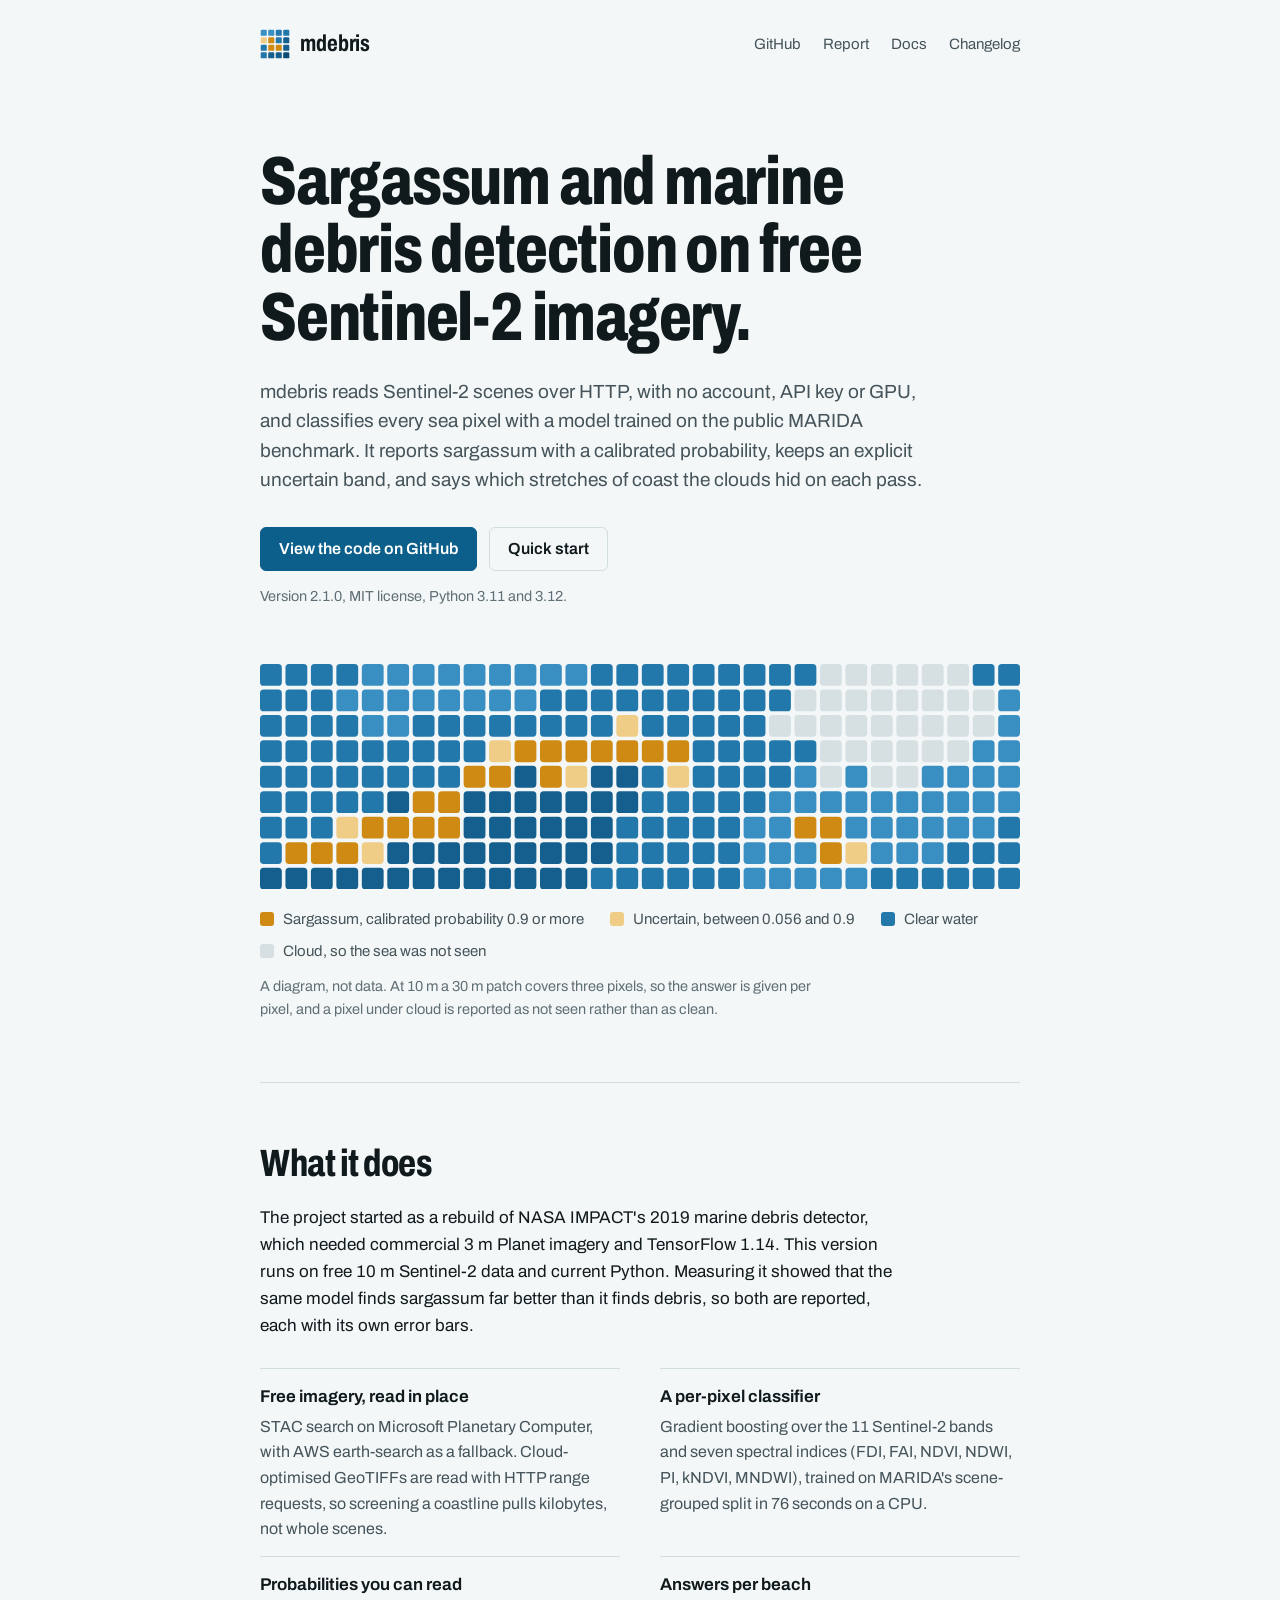
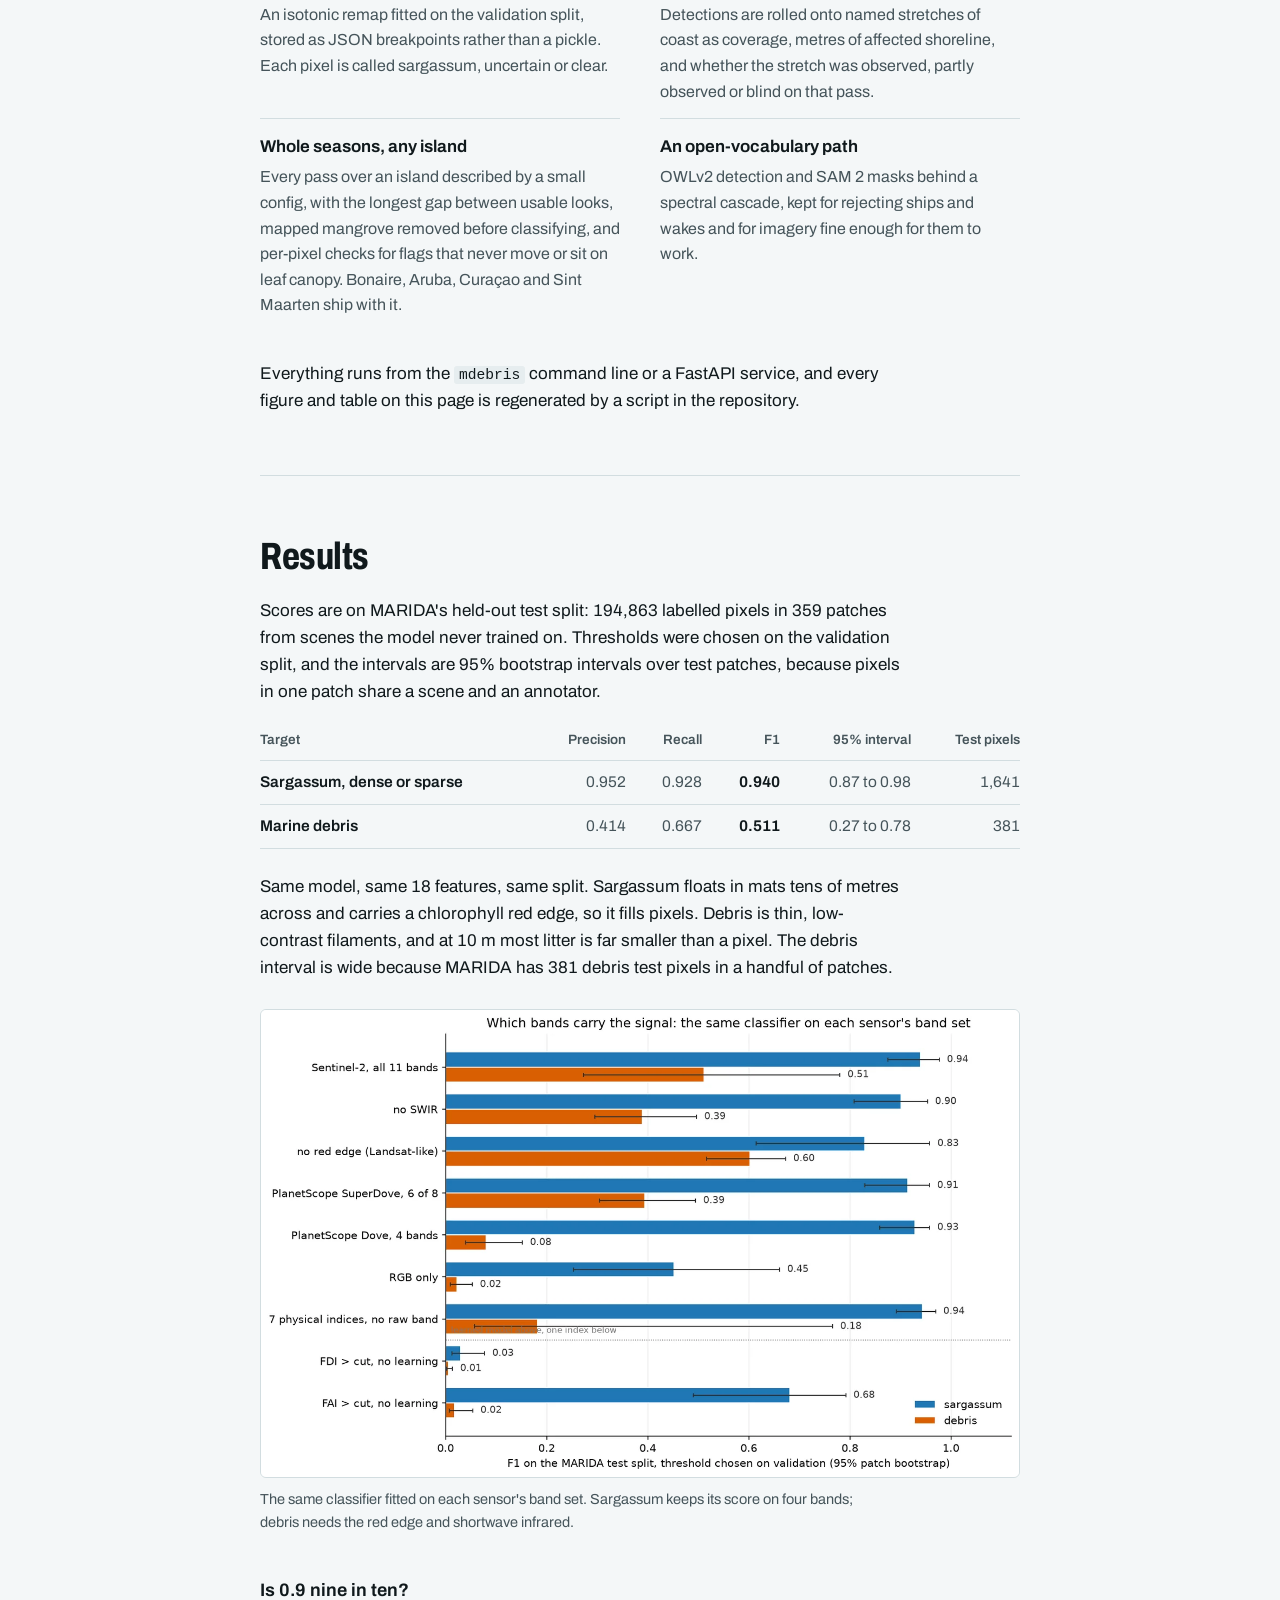
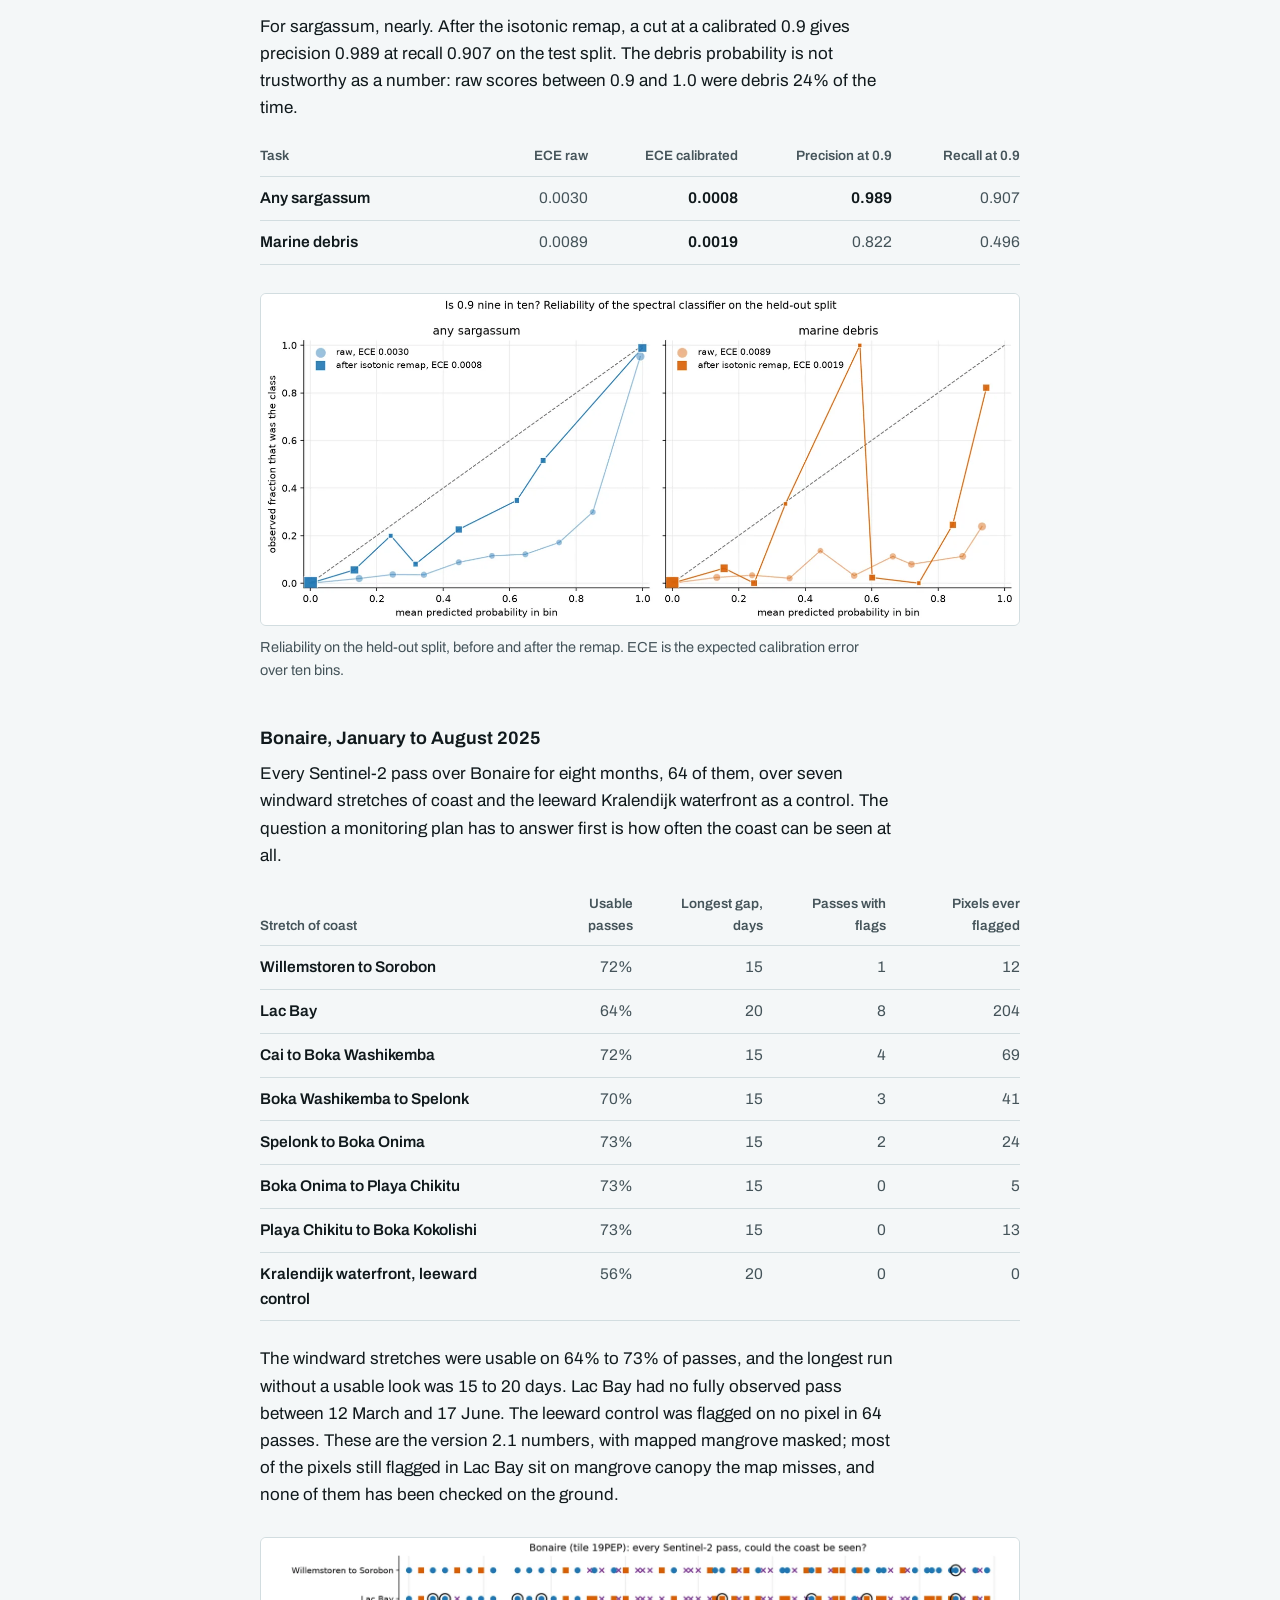
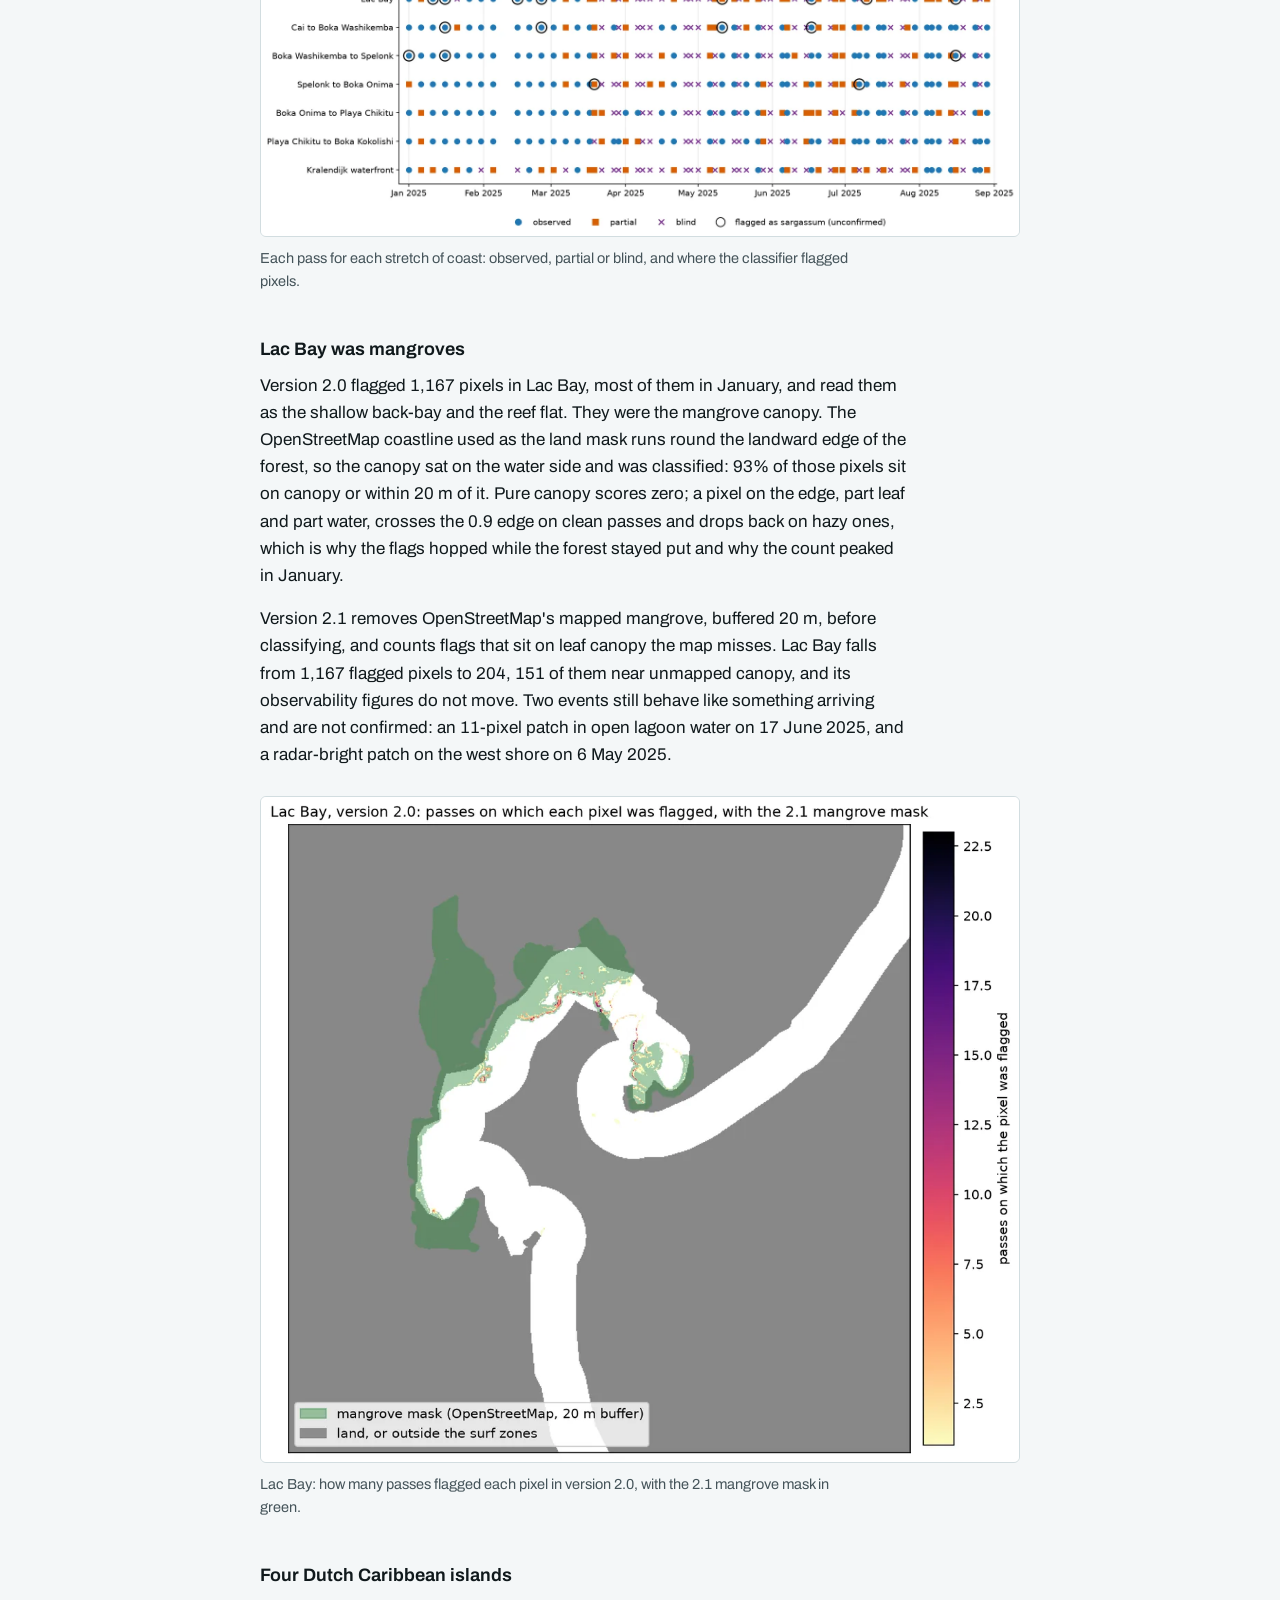
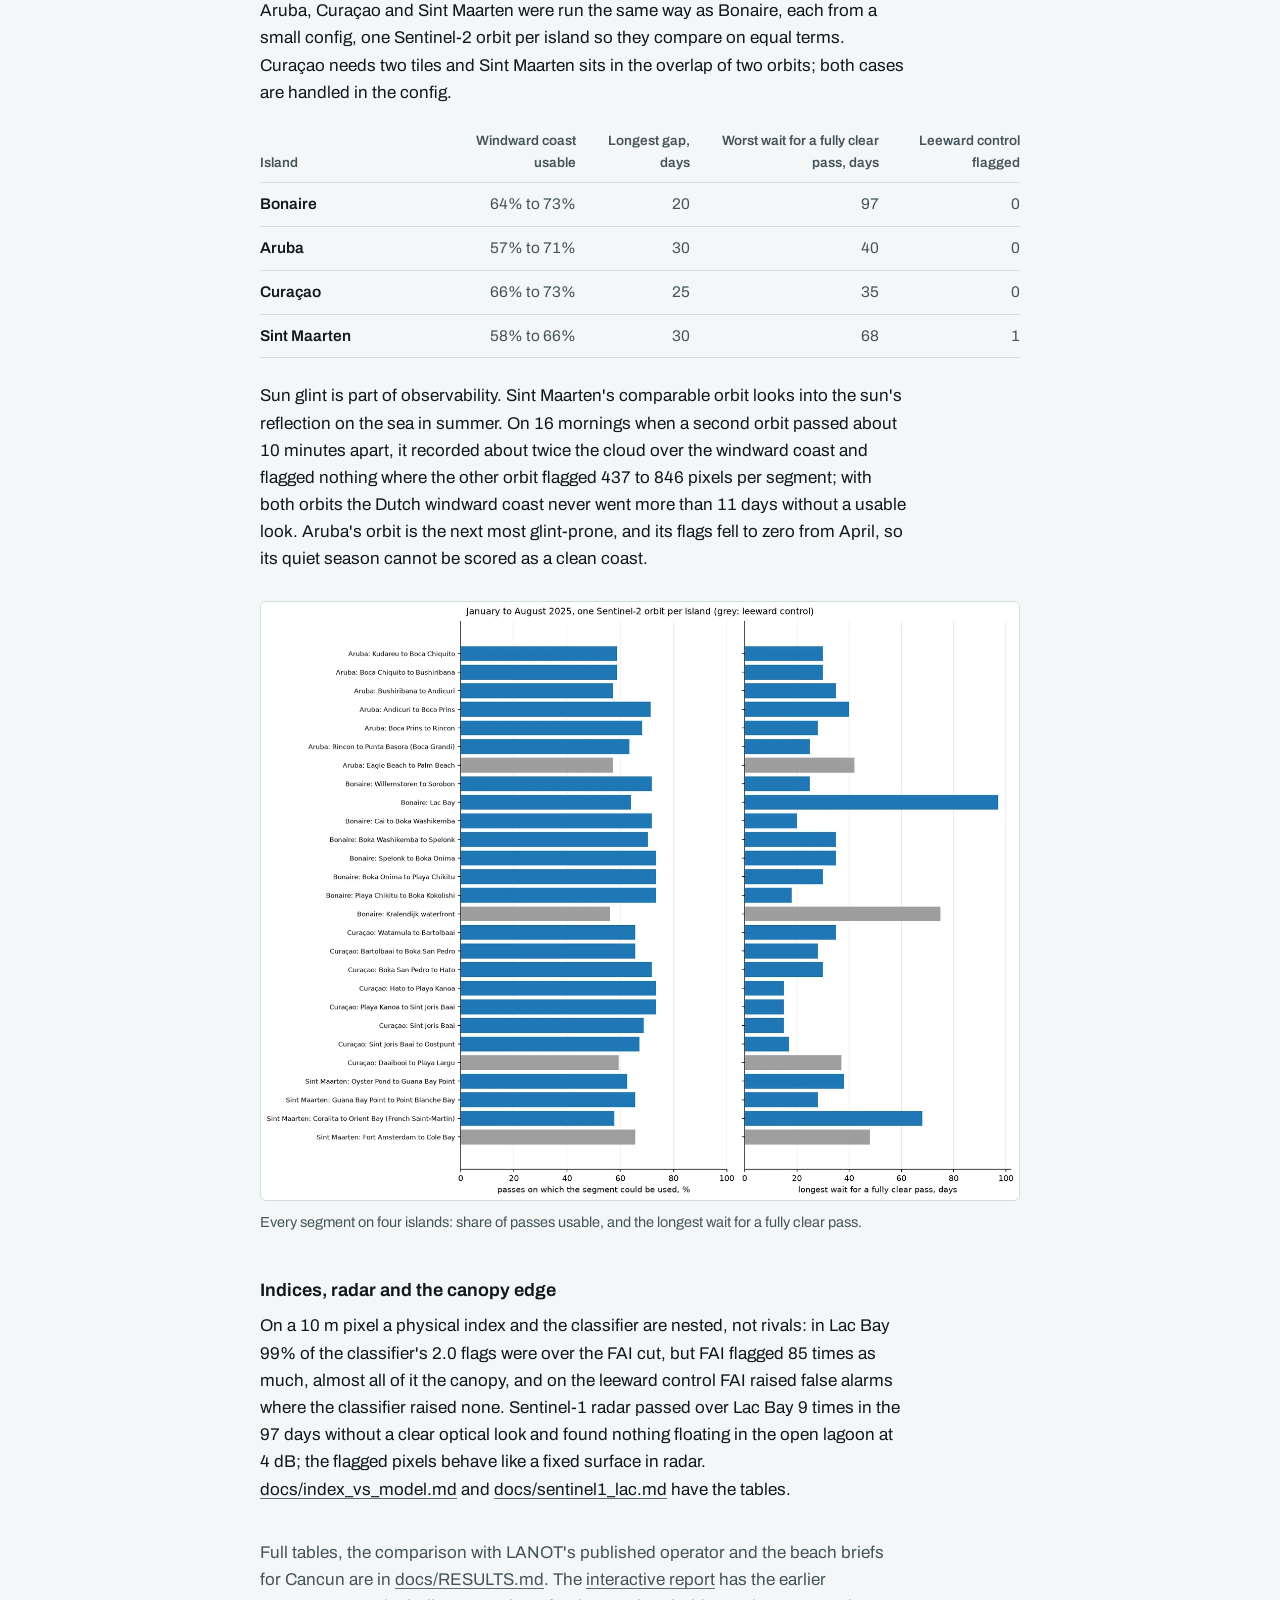
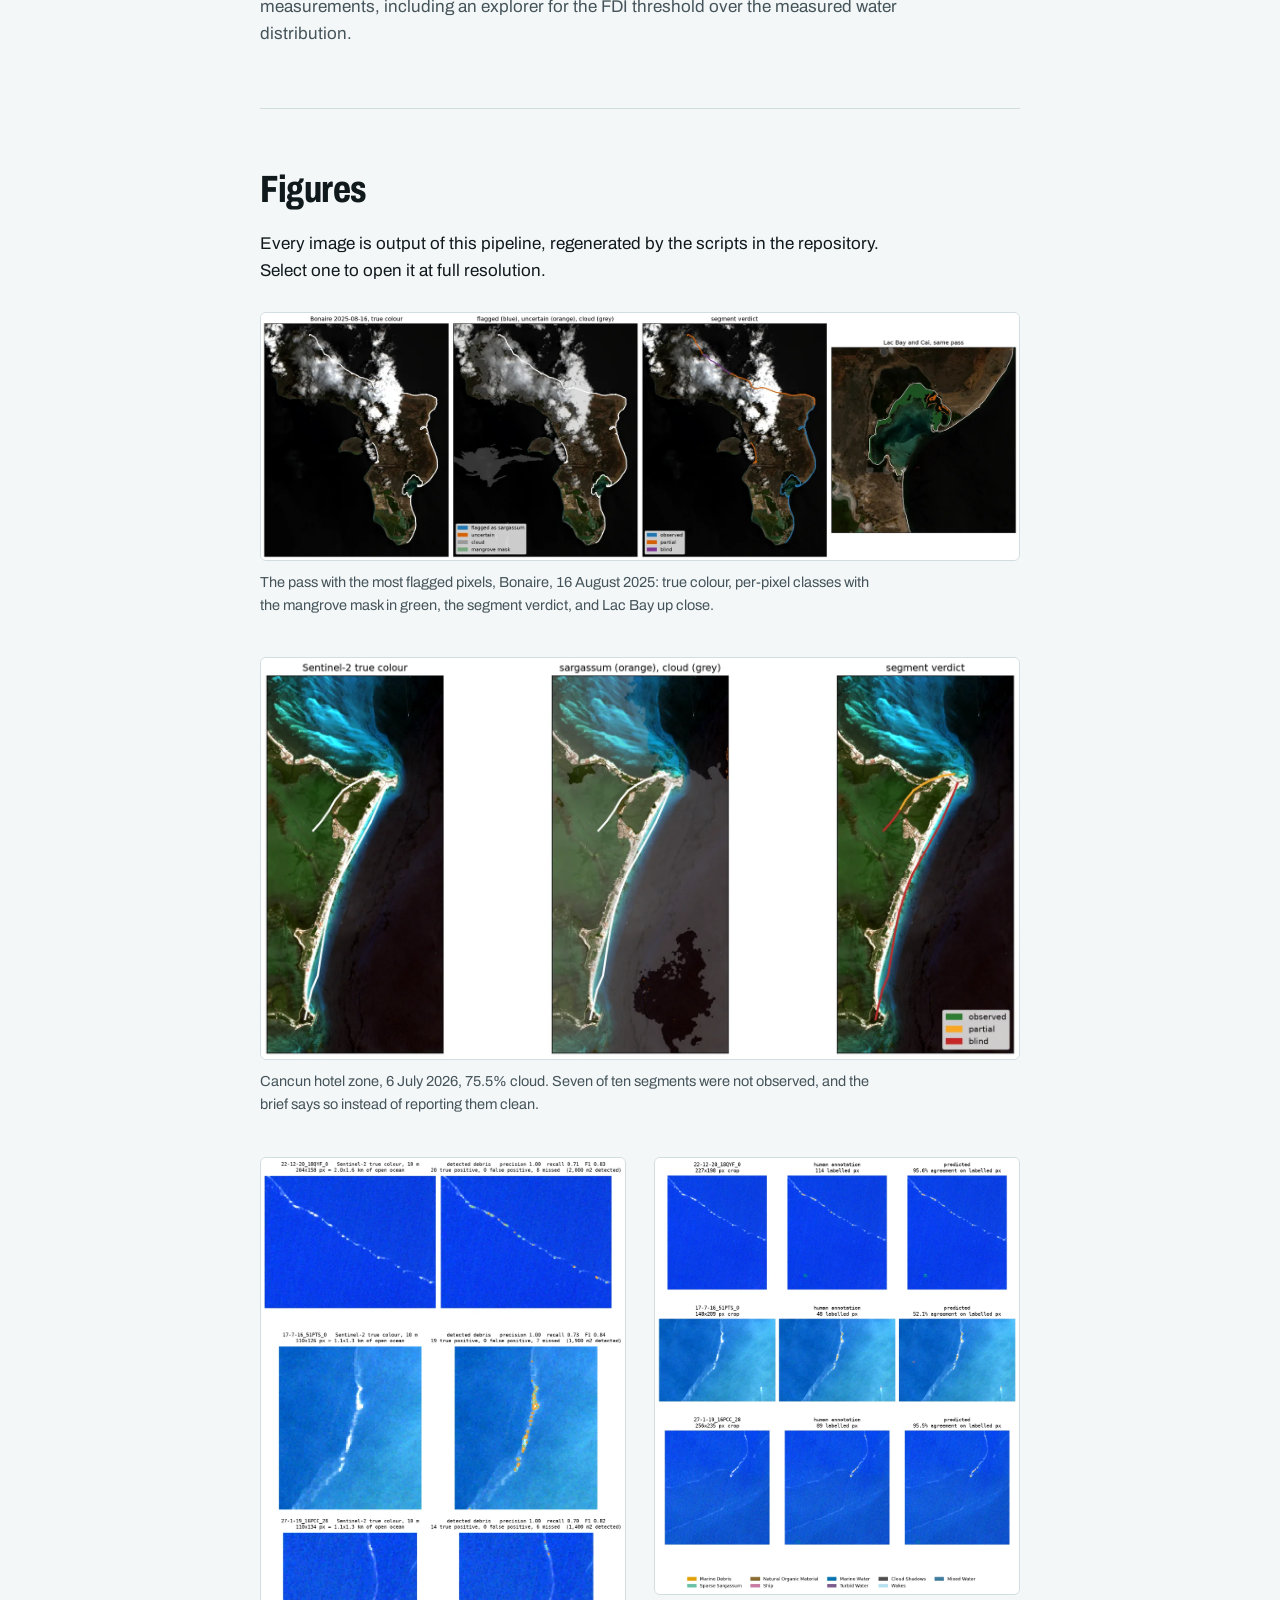
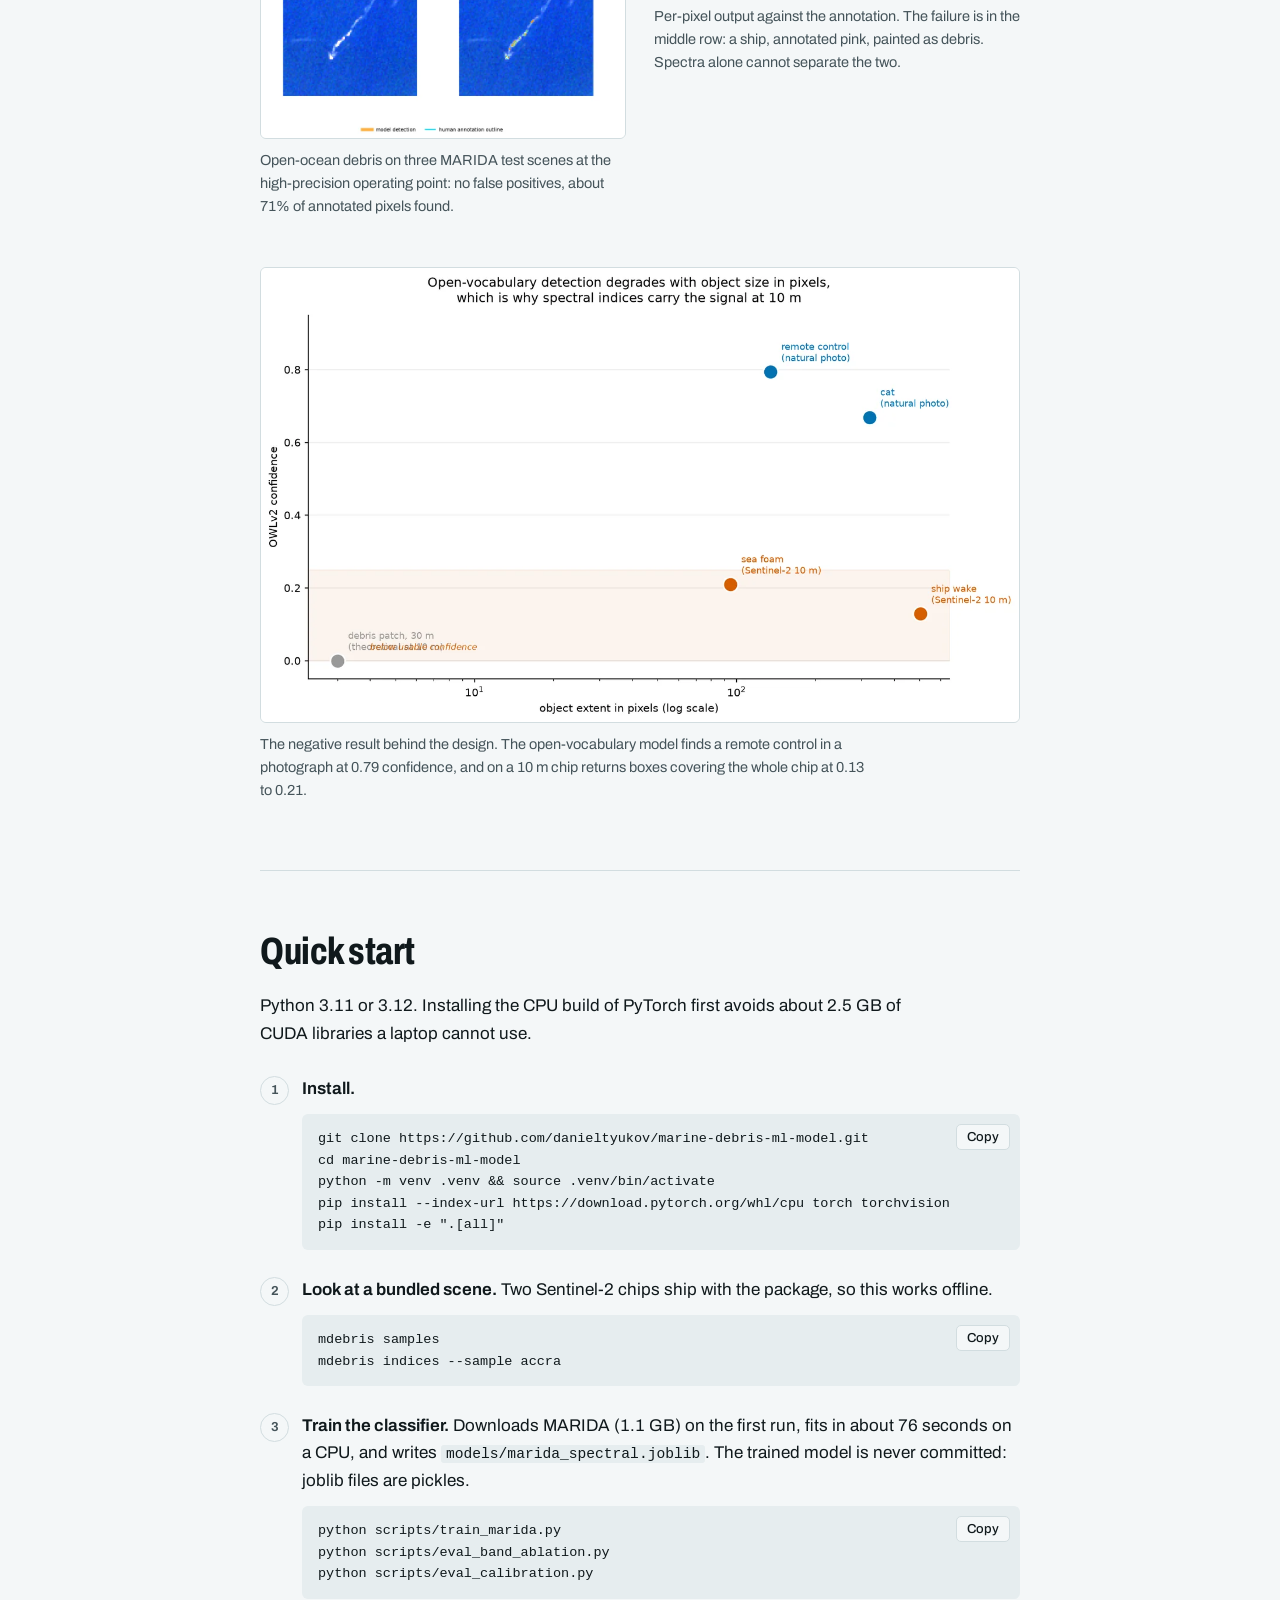
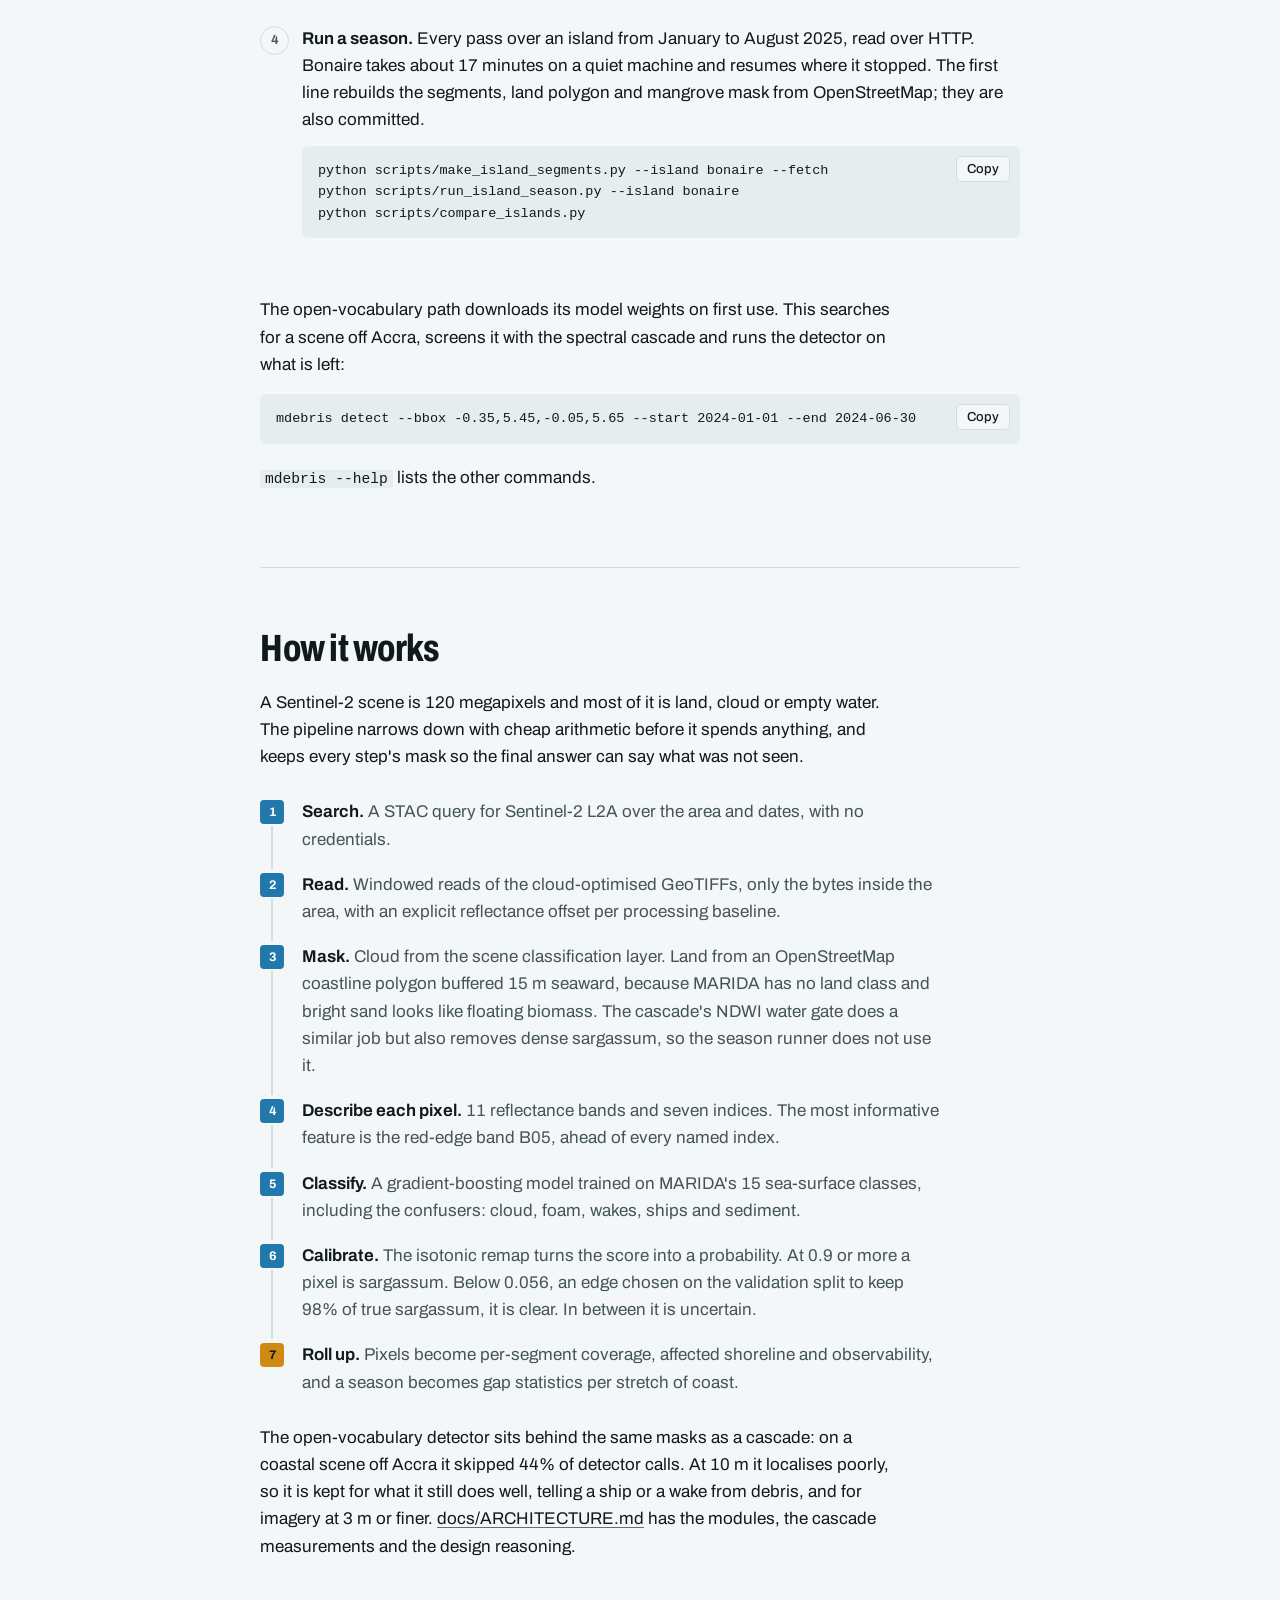
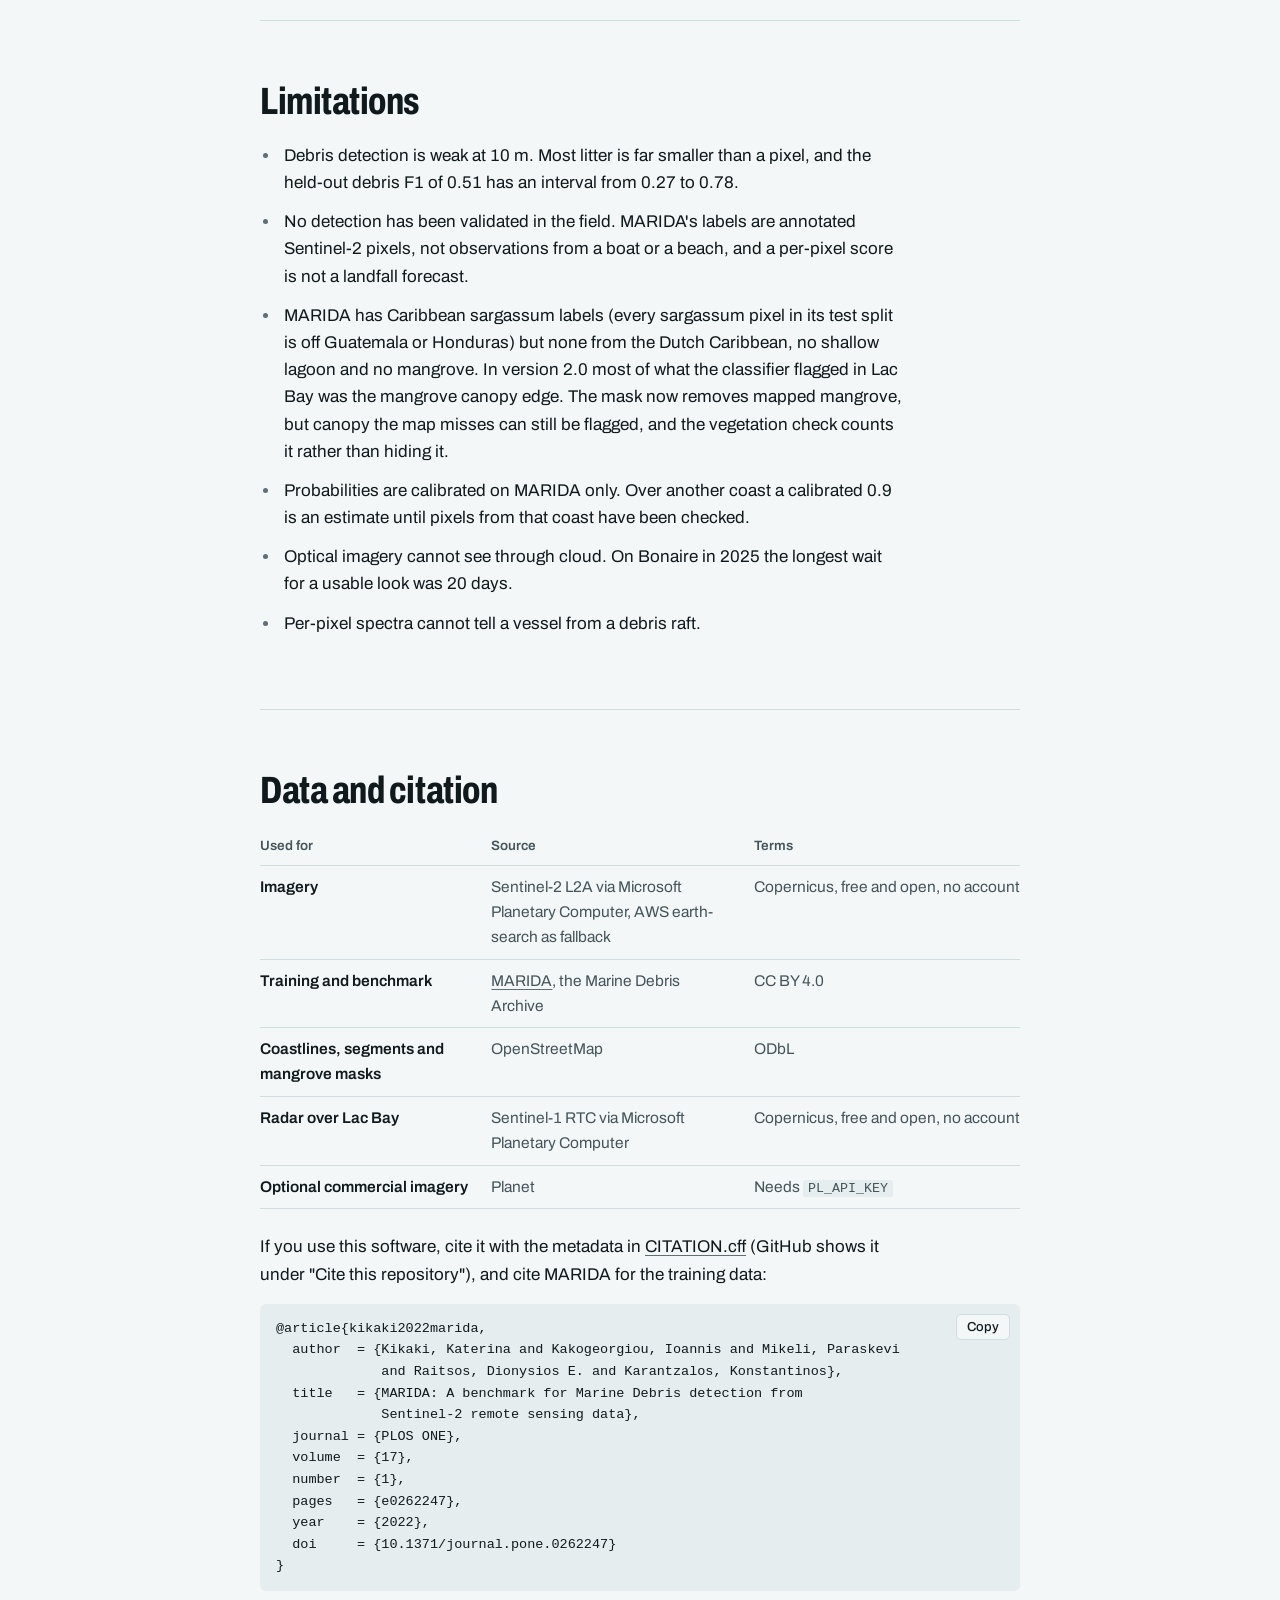
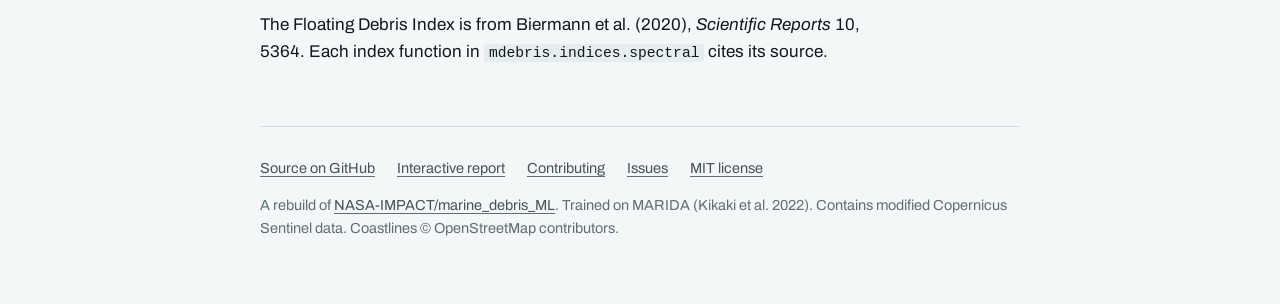
<file: site/index.html>
<!doctype html>
<html lang="en">
<head>
  <meta charset="utf-8">
  <meta name="viewport" content="width=device-width, initial-scale=1">
  <title>mdebris: sargassum and marine debris detection on Sentinel-2</title>
  <meta name="description" content="An open Python pipeline and a spectral classifier trained on the public MARIDA benchmark. It reads free Sentinel-2 imagery without an account, reports sargassum with a calibrated probability, and says which stretches of coast the clouds hid.">
  <meta name="color-scheme" content="light dark">
  <meta name="theme-color" content="#F4F7F8" media="(prefers-color-scheme: light)">
  <meta name="theme-color" content="#0E1619" media="(prefers-color-scheme: dark)">
  <link rel="canonical" href="https://danieltyukov.github.io/marine-debris-ml-model/">
  <meta property="og:type" content="website">
  <meta property="og:site_name" content="mdebris">
  <meta property="og:title" content="mdebris">
  <meta property="og:description" content="Sargassum and marine debris detection on free Sentinel-2 imagery, with calibrated probabilities and the cloud gaps reported per beach.">
  <meta property="og:url" content="https://danieltyukov.github.io/marine-debris-ml-model/">
  <meta property="og:image" content="https://danieltyukov.github.io/marine-debris-ml-model/og.png">
  <meta property="og:image:width" content="1200">
  <meta property="og:image:height" content="630">
  <meta property="og:image:alt" content="The mdebris mark, a grid of blue sea pixels with a few amber ones, next to the line: Sargassum and marine debris, found in free Sentinel-2 imagery.">
  <meta name="twitter:card" content="summary_large_image">
  <meta name="twitter:title" content="mdebris">
  <meta name="twitter:description" content="Sargassum and marine debris detection on free Sentinel-2 imagery, with calibrated probabilities and the cloud gaps reported per beach.">
  <meta name="twitter:image" content="https://danieltyukov.github.io/marine-debris-ml-model/og.png">
  <link rel="icon" href="favicon.svg" type="image/svg+xml">
  <link rel="apple-touch-icon" href="apple-touch-icon.png">
  <link rel="preconnect" href="https://fonts.googleapis.com">
  <link rel="preconnect" href="https://fonts.gstatic.com" crossorigin>
  <link rel="stylesheet" href="https://fonts.googleapis.com/css2?family=Archivo:wdth,wght@62..125,400..800&amp;display=swap">
  <link rel="stylesheet" href="styles.css">
</head>
<body>
  <a class="skip" href="#main">Skip to content</a>
  <div class="wrap">
    <header class="top">
      <a class="brand" href="./" aria-label="mdebris home">
        <svg class="mark" viewBox="0 0 64 64" width="30" height="30" aria-hidden="true" focusable="false">
          <rect class="m-w1" x="1.5" y="1.5" width="13" height="13" rx="2.5"/>
          <rect class="m-w1" x="17.5" y="1.5" width="13" height="13" rx="2.5"/>
          <rect class="m-w2" x="33.5" y="1.5" width="13" height="13" rx="2.5"/>
          <rect class="m-w2" x="49.5" y="1.5" width="13" height="13" rx="2.5"/>
          <rect class="m-un" x="1.5" y="17.5" width="13" height="13" rx="2.5"/>
          <rect class="m-sg" x="17.5" y="17.5" width="13" height="13" rx="2.5"/>
          <rect class="m-w2" x="33.5" y="17.5" width="13" height="13" rx="2.5"/>
          <rect class="m-w3" x="49.5" y="17.5" width="13" height="13" rx="2.5"/>
          <rect class="m-w2" x="1.5" y="33.5" width="13" height="13" rx="2.5"/>
          <rect class="m-sg" x="17.5" y="33.5" width="13" height="13" rx="2.5"/>
          <rect class="m-sg" x="33.5" y="33.5" width="13" height="13" rx="2.5"/>
          <rect class="m-w3" x="49.5" y="33.5" width="13" height="13" rx="2.5"/>
          <rect class="m-w2" x="1.5" y="49.5" width="13" height="13" rx="2.5"/>
          <rect class="m-w3" x="17.5" y="49.5" width="13" height="13" rx="2.5"/>
          <rect class="m-w3" x="33.5" y="49.5" width="13" height="13" rx="2.5"/>
          <rect class="m-w4" x="49.5" y="49.5" width="13" height="13" rx="2.5"/>
        </svg>
        <span>mdebris</span>
      </a>
      <nav class="links" aria-label="Project">
        <a href="https://github.com/danieltyukov/marine-debris-ml-model">GitHub</a>
        <a href="report.html">Report</a>
        <a href="https://github.com/danieltyukov/marine-debris-ml-model/tree/main/docs">Docs</a>
        <a href="https://github.com/danieltyukov/marine-debris-ml-model/blob/main/CHANGELOG.md">Changelog</a>
      </nav>
    </header>

    <main id="main">
      <div class="hero">
        <h1>Sargassum and marine debris detection on free Sentinel-2 imagery.</h1>
        <p class="lead">mdebris reads Sentinel-2 scenes over HTTP, with no account, API key or GPU, and classifies every sea pixel with a model trained on the public MARIDA benchmark. It reports sargassum with a calibrated probability, keeps an explicit uncertain band, and says which stretches of coast the clouds hid on each pass.</p>
        <p class="actions">
          <a class="button primary" href="https://github.com/danieltyukov/marine-debris-ml-model">View the code on GitHub</a>
          <a class="button" href="#quick-start">Quick start</a>
        </p>
        <p class="note">Version 2.1.0, MIT license, Python 3.11 and 3.12.</p>

        <figure class="pixel-figure">
          <svg class="pixels" viewBox="0 0 627 186" role="img" aria-labelledby="px-title px-desc">
            <title id="px-title">A strip of sea seen as 10 m pixels</title>
            <desc id="px-desc">A grid of water pixels in three shades of blue. A thin windrow of sargassum runs across the left side as a line of amber pixels with pale amber, uncertain pixels along its edges. A small raft of three amber pixels sits lower right. A cloud covers the upper right, where the sea cannot be seen.</desc>
            <rect class="w2" x="0" y="0" width="18" height="18" rx="3"/>
            <rect class="w2" x="21" y="0" width="18" height="18" rx="3"/>
            <rect class="w2" x="42" y="0" width="18" height="18" rx="3"/>
            <rect class="w2" x="63" y="0" width="18" height="18" rx="3"/>
            <rect class="w1" x="84" y="0" width="18" height="18" rx="3"/>
            <rect class="w1" x="105" y="0" width="18" height="18" rx="3"/>
            <rect class="w1" x="126" y="0" width="18" height="18" rx="3"/>
            <rect class="w1" x="147" y="0" width="18" height="18" rx="3"/>
            <rect class="w1" x="168" y="0" width="18" height="18" rx="3"/>
            <rect class="w1" x="189" y="0" width="18" height="18" rx="3"/>
            <rect class="w1" x="210" y="0" width="18" height="18" rx="3"/>
            <rect class="w1" x="231" y="0" width="18" height="18" rx="3"/>
            <rect class="w1" x="252" y="0" width="18" height="18" rx="3"/>
            <rect class="w2" x="273" y="0" width="18" height="18" rx="3"/>
            <rect class="w2" x="294" y="0" width="18" height="18" rx="3"/>
            <rect class="w2" x="315" y="0" width="18" height="18" rx="3"/>
            <rect class="w2" x="336" y="0" width="18" height="18" rx="3"/>
            <rect class="w2" x="357" y="0" width="18" height="18" rx="3"/>
            <rect class="w2" x="378" y="0" width="18" height="18" rx="3"/>
            <rect class="w2" x="399" y="0" width="18" height="18" rx="3"/>
            <rect class="w2" x="420" y="0" width="18" height="18" rx="3"/>
            <rect class="w2" x="441" y="0" width="18" height="18" rx="3"/>
            <rect class="cl" x="462" y="0" width="18" height="18" rx="3"/>
            <rect class="cl" x="483" y="0" width="18" height="18" rx="3"/>
            <rect class="cl" x="504" y="0" width="18" height="18" rx="3"/>
            <rect class="cl" x="525" y="0" width="18" height="18" rx="3"/>
            <rect class="cl" x="546" y="0" width="18" height="18" rx="3"/>
            <rect class="cl" x="567" y="0" width="18" height="18" rx="3"/>
            <rect class="w2" x="588" y="0" width="18" height="18" rx="3"/>
            <rect class="w2" x="609" y="0" width="18" height="18" rx="3"/>
            <rect class="w2" x="0" y="21" width="18" height="18" rx="3"/>
            <rect class="w2" x="21" y="21" width="18" height="18" rx="3"/>
            <rect class="w2" x="42" y="21" width="18" height="18" rx="3"/>
            <rect class="w1" x="63" y="21" width="18" height="18" rx="3"/>
            <rect class="w1" x="84" y="21" width="18" height="18" rx="3"/>
            <rect class="w1" x="105" y="21" width="18" height="18" rx="3"/>
            <rect class="w1" x="126" y="21" width="18" height="18" rx="3"/>
            <rect class="w1" x="147" y="21" width="18" height="18" rx="3"/>
            <rect class="w1" x="168" y="21" width="18" height="18" rx="3"/>
            <rect class="w1" x="189" y="21" width="18" height="18" rx="3"/>
            <rect class="w1" x="210" y="21" width="18" height="18" rx="3"/>
            <rect class="w2" x="231" y="21" width="18" height="18" rx="3"/>
            <rect class="w2" x="252" y="21" width="18" height="18" rx="3"/>
            <rect class="w2" x="273" y="21" width="18" height="18" rx="3"/>
            <rect class="w2" x="294" y="21" width="18" height="18" rx="3"/>
            <rect class="w2" x="315" y="21" width="18" height="18" rx="3"/>
            <rect class="w2" x="336" y="21" width="18" height="18" rx="3"/>
            <rect class="w2" x="357" y="21" width="18" height="18" rx="3"/>
            <rect class="w2" x="378" y="21" width="18" height="18" rx="3"/>
            <rect class="w2" x="399" y="21" width="18" height="18" rx="3"/>
            <rect class="w2" x="420" y="21" width="18" height="18" rx="3"/>
            <rect class="cl" x="441" y="21" width="18" height="18" rx="3"/>
            <rect class="cl" x="462" y="21" width="18" height="18" rx="3"/>
            <rect class="cl" x="483" y="21" width="18" height="18" rx="3"/>
            <rect class="cl" x="504" y="21" width="18" height="18" rx="3"/>
            <rect class="cl" x="525" y="21" width="18" height="18" rx="3"/>
            <rect class="cl" x="546" y="21" width="18" height="18" rx="3"/>
            <rect class="cl" x="567" y="21" width="18" height="18" rx="3"/>
            <rect class="cl" x="588" y="21" width="18" height="18" rx="3"/>
            <rect class="w1" x="609" y="21" width="18" height="18" rx="3"/>
            <rect class="w2" x="0" y="42" width="18" height="18" rx="3"/>
            <rect class="w2" x="21" y="42" width="18" height="18" rx="3"/>
            <rect class="w2" x="42" y="42" width="18" height="18" rx="3"/>
            <rect class="w2" x="63" y="42" width="18" height="18" rx="3"/>
            <rect class="w1" x="84" y="42" width="18" height="18" rx="3"/>
            <rect class="w1" x="105" y="42" width="18" height="18" rx="3"/>
            <rect class="w2" x="126" y="42" width="18" height="18" rx="3"/>
            <rect class="w2" x="147" y="42" width="18" height="18" rx="3"/>
            <rect class="w2" x="168" y="42" width="18" height="18" rx="3"/>
            <rect class="w2" x="189" y="42" width="18" height="18" rx="3"/>
            <rect class="w2" x="210" y="42" width="18" height="18" rx="3"/>
            <rect class="w2" x="231" y="42" width="18" height="18" rx="3"/>
            <rect class="w2" x="252" y="42" width="18" height="18" rx="3"/>
            <rect class="w2" x="273" y="42" width="18" height="18" rx="3"/>
            <rect class="un" x="294" y="42" width="18" height="18" rx="3"/>
            <rect class="w2" x="315" y="42" width="18" height="18" rx="3"/>
            <rect class="w2" x="336" y="42" width="18" height="18" rx="3"/>
            <rect class="w2" x="357" y="42" width="18" height="18" rx="3"/>
            <rect class="w2" x="378" y="42" width="18" height="18" rx="3"/>
            <rect class="w2" x="399" y="42" width="18" height="18" rx="3"/>
            <rect class="cl" x="420" y="42" width="18" height="18" rx="3"/>
            <rect class="cl" x="441" y="42" width="18" height="18" rx="3"/>
            <rect class="cl" x="462" y="42" width="18" height="18" rx="3"/>
            <rect class="cl" x="483" y="42" width="18" height="18" rx="3"/>
            <rect class="cl" x="504" y="42" width="18" height="18" rx="3"/>
            <rect class="cl" x="525" y="42" width="18" height="18" rx="3"/>
            <rect class="cl" x="546" y="42" width="18" height="18" rx="3"/>
            <rect class="cl" x="567" y="42" width="18" height="18" rx="3"/>
            <rect class="cl" x="588" y="42" width="18" height="18" rx="3"/>
            <rect class="w1" x="609" y="42" width="18" height="18" rx="3"/>
            <rect class="w2" x="0" y="63" width="18" height="18" rx="3"/>
            <rect class="w2" x="21" y="63" width="18" height="18" rx="3"/>
            <rect class="w2" x="42" y="63" width="18" height="18" rx="3"/>
            <rect class="w2" x="63" y="63" width="18" height="18" rx="3"/>
            <rect class="w2" x="84" y="63" width="18" height="18" rx="3"/>
            <rect class="w2" x="105" y="63" width="18" height="18" rx="3"/>
            <rect class="w2" x="126" y="63" width="18" height="18" rx="3"/>
            <rect class="w2" x="147" y="63" width="18" height="18" rx="3"/>
            <rect class="w2" x="168" y="63" width="18" height="18" rx="3"/>
            <rect class="un" x="189" y="63" width="18" height="18" rx="3"/>
            <rect class="sg" x="210" y="63" width="18" height="18" rx="3"/>
            <rect class="sg" x="231" y="63" width="18" height="18" rx="3"/>
            <rect class="sg" x="252" y="63" width="18" height="18" rx="3"/>
            <rect class="sg" x="273" y="63" width="18" height="18" rx="3"/>
            <rect class="sg" x="294" y="63" width="18" height="18" rx="3"/>
            <rect class="sg" x="315" y="63" width="18" height="18" rx="3"/>
            <rect class="sg" x="336" y="63" width="18" height="18" rx="3"/>
            <rect class="w2" x="357" y="63" width="18" height="18" rx="3"/>
            <rect class="w2" x="378" y="63" width="18" height="18" rx="3"/>
            <rect class="w2" x="399" y="63" width="18" height="18" rx="3"/>
            <rect class="w2" x="420" y="63" width="18" height="18" rx="3"/>
            <rect class="w2" x="441" y="63" width="18" height="18" rx="3"/>
            <rect class="cl" x="462" y="63" width="18" height="18" rx="3"/>
            <rect class="cl" x="483" y="63" width="18" height="18" rx="3"/>
            <rect class="cl" x="504" y="63" width="18" height="18" rx="3"/>
            <rect class="cl" x="525" y="63" width="18" height="18" rx="3"/>
            <rect class="cl" x="546" y="63" width="18" height="18" rx="3"/>
            <rect class="cl" x="567" y="63" width="18" height="18" rx="3"/>
            <rect class="w1" x="588" y="63" width="18" height="18" rx="3"/>
            <rect class="w1" x="609" y="63" width="18" height="18" rx="3"/>
            <rect class="w2" x="0" y="84" width="18" height="18" rx="3"/>
            <rect class="w2" x="21" y="84" width="18" height="18" rx="3"/>
            <rect class="w2" x="42" y="84" width="18" height="18" rx="3"/>
            <rect class="w2" x="63" y="84" width="18" height="18" rx="3"/>
            <rect class="w2" x="84" y="84" width="18" height="18" rx="3"/>
            <rect class="w2" x="105" y="84" width="18" height="18" rx="3"/>
            <rect class="w2" x="126" y="84" width="18" height="18" rx="3"/>
            <rect class="w2" x="147" y="84" width="18" height="18" rx="3"/>
            <rect class="sg" x="168" y="84" width="18" height="18" rx="3"/>
            <rect class="sg" x="189" y="84" width="18" height="18" rx="3"/>
            <rect class="w3" x="210" y="84" width="18" height="18" rx="3"/>
            <rect class="sg" x="231" y="84" width="18" height="18" rx="3"/>
            <rect class="un" x="252" y="84" width="18" height="18" rx="3"/>
            <rect class="w3" x="273" y="84" width="18" height="18" rx="3"/>
            <rect class="w3" x="294" y="84" width="18" height="18" rx="3"/>
            <rect class="w2" x="315" y="84" width="18" height="18" rx="3"/>
            <rect class="un" x="336" y="84" width="18" height="18" rx="3"/>
            <rect class="w2" x="357" y="84" width="18" height="18" rx="3"/>
            <rect class="w2" x="378" y="84" width="18" height="18" rx="3"/>
            <rect class="w2" x="399" y="84" width="18" height="18" rx="3"/>
            <rect class="w2" x="420" y="84" width="18" height="18" rx="3"/>
            <rect class="w1" x="441" y="84" width="18" height="18" rx="3"/>
            <rect class="cl" x="462" y="84" width="18" height="18" rx="3"/>
            <rect class="w1" x="483" y="84" width="18" height="18" rx="3"/>
            <rect class="cl" x="504" y="84" width="18" height="18" rx="3"/>
            <rect class="cl" x="525" y="84" width="18" height="18" rx="3"/>
            <rect class="w1" x="546" y="84" width="18" height="18" rx="3"/>
            <rect class="w1" x="567" y="84" width="18" height="18" rx="3"/>
            <rect class="w1" x="588" y="84" width="18" height="18" rx="3"/>
            <rect class="w1" x="609" y="84" width="18" height="18" rx="3"/>
            <rect class="w2" x="0" y="105" width="18" height="18" rx="3"/>
            <rect class="w2" x="21" y="105" width="18" height="18" rx="3"/>
            <rect class="w2" x="42" y="105" width="18" height="18" rx="3"/>
            <rect class="w2" x="63" y="105" width="18" height="18" rx="3"/>
            <rect class="w2" x="84" y="105" width="18" height="18" rx="3"/>
            <rect class="w3" x="105" y="105" width="18" height="18" rx="3"/>
            <rect class="sg" x="126" y="105" width="18" height="18" rx="3"/>
            <rect class="sg" x="147" y="105" width="18" height="18" rx="3"/>
            <rect class="w3" x="168" y="105" width="18" height="18" rx="3"/>
            <rect class="w3" x="189" y="105" width="18" height="18" rx="3"/>
            <rect class="w3" x="210" y="105" width="18" height="18" rx="3"/>
            <rect class="w3" x="231" y="105" width="18" height="18" rx="3"/>
            <rect class="w3" x="252" y="105" width="18" height="18" rx="3"/>
            <rect class="w3" x="273" y="105" width="18" height="18" rx="3"/>
            <rect class="w3" x="294" y="105" width="18" height="18" rx="3"/>
            <rect class="w2" x="315" y="105" width="18" height="18" rx="3"/>
            <rect class="w2" x="336" y="105" width="18" height="18" rx="3"/>
            <rect class="w2" x="357" y="105" width="18" height="18" rx="3"/>
            <rect class="w2" x="378" y="105" width="18" height="18" rx="3"/>
            <rect class="w2" x="399" y="105" width="18" height="18" rx="3"/>
            <rect class="w1" x="420" y="105" width="18" height="18" rx="3"/>
            <rect class="w1" x="441" y="105" width="18" height="18" rx="3"/>
            <rect class="w1" x="462" y="105" width="18" height="18" rx="3"/>
            <rect class="w1" x="483" y="105" width="18" height="18" rx="3"/>
            <rect class="w1" x="504" y="105" width="18" height="18" rx="3"/>
            <rect class="w1" x="525" y="105" width="18" height="18" rx="3"/>
            <rect class="w1" x="546" y="105" width="18" height="18" rx="3"/>
            <rect class="w1" x="567" y="105" width="18" height="18" rx="3"/>
            <rect class="w1" x="588" y="105" width="18" height="18" rx="3"/>
            <rect class="w1" x="609" y="105" width="18" height="18" rx="3"/>
            <rect class="w2" x="0" y="126" width="18" height="18" rx="3"/>
            <rect class="w2" x="21" y="126" width="18" height="18" rx="3"/>
            <rect class="w2" x="42" y="126" width="18" height="18" rx="3"/>
            <rect class="un" x="63" y="126" width="18" height="18" rx="3"/>
            <rect class="sg" x="84" y="126" width="18" height="18" rx="3"/>
            <rect class="sg" x="105" y="126" width="18" height="18" rx="3"/>
            <rect class="sg" x="126" y="126" width="18" height="18" rx="3"/>
            <rect class="sg" x="147" y="126" width="18" height="18" rx="3"/>
            <rect class="w3" x="168" y="126" width="18" height="18" rx="3"/>
            <rect class="w3" x="189" y="126" width="18" height="18" rx="3"/>
            <rect class="w3" x="210" y="126" width="18" height="18" rx="3"/>
            <rect class="w3" x="231" y="126" width="18" height="18" rx="3"/>
            <rect class="w3" x="252" y="126" width="18" height="18" rx="3"/>
            <rect class="w3" x="273" y="126" width="18" height="18" rx="3"/>
            <rect class="w2" x="294" y="126" width="18" height="18" rx="3"/>
            <rect class="w2" x="315" y="126" width="18" height="18" rx="3"/>
            <rect class="w2" x="336" y="126" width="18" height="18" rx="3"/>
            <rect class="w2" x="357" y="126" width="18" height="18" rx="3"/>
            <rect class="w2" x="378" y="126" width="18" height="18" rx="3"/>
            <rect class="w1" x="399" y="126" width="18" height="18" rx="3"/>
            <rect class="w1" x="420" y="126" width="18" height="18" rx="3"/>
            <rect class="sg" x="441" y="126" width="18" height="18" rx="3"/>
            <rect class="sg" x="462" y="126" width="18" height="18" rx="3"/>
            <rect class="w1" x="483" y="126" width="18" height="18" rx="3"/>
            <rect class="w1" x="504" y="126" width="18" height="18" rx="3"/>
            <rect class="w1" x="525" y="126" width="18" height="18" rx="3"/>
            <rect class="w1" x="546" y="126" width="18" height="18" rx="3"/>
            <rect class="w1" x="567" y="126" width="18" height="18" rx="3"/>
            <rect class="w1" x="588" y="126" width="18" height="18" rx="3"/>
            <rect class="w2" x="609" y="126" width="18" height="18" rx="3"/>
            <rect class="w2" x="0" y="147" width="18" height="18" rx="3"/>
            <rect class="sg" x="21" y="147" width="18" height="18" rx="3"/>
            <rect class="sg" x="42" y="147" width="18" height="18" rx="3"/>
            <rect class="sg" x="63" y="147" width="18" height="18" rx="3"/>
            <rect class="un" x="84" y="147" width="18" height="18" rx="3"/>
            <rect class="w3" x="105" y="147" width="18" height="18" rx="3"/>
            <rect class="w3" x="126" y="147" width="18" height="18" rx="3"/>
            <rect class="w3" x="147" y="147" width="18" height="18" rx="3"/>
            <rect class="w3" x="168" y="147" width="18" height="18" rx="3"/>
            <rect class="w3" x="189" y="147" width="18" height="18" rx="3"/>
            <rect class="w3" x="210" y="147" width="18" height="18" rx="3"/>
            <rect class="w3" x="231" y="147" width="18" height="18" rx="3"/>
            <rect class="w3" x="252" y="147" width="18" height="18" rx="3"/>
            <rect class="w3" x="273" y="147" width="18" height="18" rx="3"/>
            <rect class="w2" x="294" y="147" width="18" height="18" rx="3"/>
            <rect class="w2" x="315" y="147" width="18" height="18" rx="3"/>
            <rect class="w2" x="336" y="147" width="18" height="18" rx="3"/>
            <rect class="w2" x="357" y="147" width="18" height="18" rx="3"/>
            <rect class="w2" x="378" y="147" width="18" height="18" rx="3"/>
            <rect class="w1" x="399" y="147" width="18" height="18" rx="3"/>
            <rect class="w1" x="420" y="147" width="18" height="18" rx="3"/>
            <rect class="w1" x="441" y="147" width="18" height="18" rx="3"/>
            <rect class="sg" x="462" y="147" width="18" height="18" rx="3"/>
            <rect class="un" x="483" y="147" width="18" height="18" rx="3"/>
            <rect class="w1" x="504" y="147" width="18" height="18" rx="3"/>
            <rect class="w1" x="525" y="147" width="18" height="18" rx="3"/>
            <rect class="w1" x="546" y="147" width="18" height="18" rx="3"/>
            <rect class="w2" x="567" y="147" width="18" height="18" rx="3"/>
            <rect class="w2" x="588" y="147" width="18" height="18" rx="3"/>
            <rect class="w2" x="609" y="147" width="18" height="18" rx="3"/>
            <rect class="w3" x="0" y="168" width="18" height="18" rx="3"/>
            <rect class="w3" x="21" y="168" width="18" height="18" rx="3"/>
            <rect class="w3" x="42" y="168" width="18" height="18" rx="3"/>
            <rect class="w3" x="63" y="168" width="18" height="18" rx="3"/>
            <rect class="w3" x="84" y="168" width="18" height="18" rx="3"/>
            <rect class="w3" x="105" y="168" width="18" height="18" rx="3"/>
            <rect class="w3" x="126" y="168" width="18" height="18" rx="3"/>
            <rect class="w3" x="147" y="168" width="18" height="18" rx="3"/>
            <rect class="w3" x="168" y="168" width="18" height="18" rx="3"/>
            <rect class="w3" x="189" y="168" width="18" height="18" rx="3"/>
            <rect class="w3" x="210" y="168" width="18" height="18" rx="3"/>
            <rect class="w3" x="231" y="168" width="18" height="18" rx="3"/>
            <rect class="w3" x="252" y="168" width="18" height="18" rx="3"/>
            <rect class="w2" x="273" y="168" width="18" height="18" rx="3"/>
            <rect class="w2" x="294" y="168" width="18" height="18" rx="3"/>
            <rect class="w2" x="315" y="168" width="18" height="18" rx="3"/>
            <rect class="w2" x="336" y="168" width="18" height="18" rx="3"/>
            <rect class="w2" x="357" y="168" width="18" height="18" rx="3"/>
            <rect class="w2" x="378" y="168" width="18" height="18" rx="3"/>
            <rect class="w1" x="399" y="168" width="18" height="18" rx="3"/>
            <rect class="w1" x="420" y="168" width="18" height="18" rx="3"/>
            <rect class="w1" x="441" y="168" width="18" height="18" rx="3"/>
            <rect class="w1" x="462" y="168" width="18" height="18" rx="3"/>
            <rect class="w1" x="483" y="168" width="18" height="18" rx="3"/>
            <rect class="w2" x="504" y="168" width="18" height="18" rx="3"/>
            <rect class="w2" x="525" y="168" width="18" height="18" rx="3"/>
            <rect class="w2" x="546" y="168" width="18" height="18" rx="3"/>
            <rect class="w2" x="567" y="168" width="18" height="18" rx="3"/>
            <rect class="w2" x="588" y="168" width="18" height="18" rx="3"/>
            <rect class="w2" x="609" y="168" width="18" height="18" rx="3"/>
          </svg>
          <ul class="legend" aria-label="What each pixel can be">
            <li><span class="swatch sg" aria-hidden="true"></span>Sargassum, calibrated probability 0.9 or more</li>
            <li><span class="swatch un" aria-hidden="true"></span>Uncertain, between 0.056 and 0.9</li>
            <li><span class="swatch w2" aria-hidden="true"></span>Clear water</li>
            <li><span class="swatch cl" aria-hidden="true"></span>Cloud, so the sea was not seen</li>
          </ul>
          <figcaption>A diagram, not data. At 10 m a 30 m patch covers three pixels, so the answer is given per pixel, and a pixel under cloud is reported as not seen rather than as clean.</figcaption>
        </figure>
      </div>

      <section id="what" aria-labelledby="what-title">
        <h2 id="what-title">What it does</h2>
        <p>The project started as a rebuild of NASA IMPACT's 2019 marine debris detector, which needed commercial 3 m Planet imagery and TensorFlow 1.14. This version runs on free 10 m Sentinel-2 data and current Python. Measuring it showed that the same model finds sargassum far better than it finds debris, so both are reported, each with its own error bars.</p>
        <dl class="features">
          <div><dt>Free imagery, read in place</dt><dd>STAC search on Microsoft Planetary Computer, with AWS earth-search as a fallback. Cloud-optimised GeoTIFFs are read with HTTP range requests, so screening a coastline pulls kilobytes, not whole scenes.</dd></div>
          <div><dt>A per-pixel classifier</dt><dd>Gradient boosting over the 11 Sentinel-2 bands and seven spectral indices (FDI, FAI, NDVI, NDWI, PI, kNDVI, MNDWI), trained on MARIDA's scene-grouped split in 76 seconds on a CPU.</dd></div>
          <div><dt>Probabilities you can read</dt><dd>An isotonic remap fitted on the validation split, stored as JSON breakpoints rather than a pickle. Each pixel is called sargassum, uncertain or clear.</dd></div>
          <div><dt>Answers per beach</dt><dd>Detections are rolled onto named stretches of coast as coverage, metres of affected shoreline, and whether the stretch was observed, partly observed or blind on that pass.</dd></div>
          <div><dt>Whole seasons, any island</dt><dd>Every pass over an island described by a small config, with the longest gap between usable looks, mapped mangrove removed before classifying, and per-pixel checks for flags that never move or sit on leaf canopy. Bonaire, Aruba, Cura&ccedil;ao and Sint Maarten ship with it.</dd></div>
          <div><dt>An open-vocabulary path</dt><dd>OWLv2 detection and SAM 2 masks behind a spectral cascade, kept for rejecting ships and wakes and for imagery fine enough for them to work.</dd></div>
        </dl>
        <p>Everything runs from the <code>mdebris</code> command line or a FastAPI service, and every figure and table on this page is regenerated by a script in the repository.</p>
      </section>

      <section id="results" aria-labelledby="results-title">
        <h2 id="results-title">Results</h2>
        <p>Scores are on MARIDA's held-out test split: 194,863 labelled pixels in 359 patches from scenes the model never trained on. Thresholds were chosen on the validation split, and the intervals are 95% bootstrap intervals over test patches, because pixels in one patch share a scene and an annotator.</p>

        <div class="scroll">
          <table class="data">
            <caption class="visually-hidden">Held-out scores for the full Sentinel-2 band set</caption>
            <thead><tr><th scope="col">Target</th><th scope="col">Precision</th><th scope="col">Recall</th><th scope="col">F1</th><th scope="col">95% interval</th><th scope="col">Test pixels</th></tr></thead>
            <tbody>
              <tr><th scope="row">Sargassum, dense or sparse</th><td>0.952</td><td>0.928</td><td><b>0.940</b></td><td>0.87 to 0.98</td><td>1,641</td></tr>
              <tr><th scope="row">Marine debris</th><td>0.414</td><td>0.667</td><td><b>0.511</b></td><td>0.27 to 0.78</td><td>381</td></tr>
            </tbody>
          </table>
        </div>
        <p>Same model, same 18 features, same split. Sargassum floats in mats tens of metres across and carries a chlorophyll red edge, so it fills pixels. Debris is thin, low-contrast filaments, and at 10 m most litter is far smaller than a pixel. The debris interval is wide because MARIDA has 381 debris test pixels in a handful of patches.</p>

        <figure class="fig">
          <a href="https://github.com/danieltyukov/marine-debris-ml-model/blob/main/assets/band_ablation.png"><img src="img/band-ablation.webp" width="1400" height="862" loading="lazy" alt="Bar chart of held-out F1 for sargassum and debris when the classifier is fitted on each sensor's band set. Sargassum stays between 0.83 and 0.94 for every set with near-infrared, while debris falls from 0.51 with all bands to 0.08 with the four PlanetScope Dove bands."></a>
          <figcaption>The same classifier fitted on each sensor's band set. Sargassum keeps its score on four bands; debris needs the red edge and shortwave infrared.</figcaption>
        </figure>

        <h3>Is 0.9 nine in ten?</h3>
        <p>For sargassum, nearly. After the isotonic remap, a cut at a calibrated 0.9 gives precision 0.989 at recall 0.907 on the test split. The debris probability is not trustworthy as a number: raw scores between 0.9 and 1.0 were debris 24% of the time.</p>
        <div class="scroll">
          <table class="data">
            <caption class="visually-hidden">Calibration on the held-out split</caption>
            <thead><tr><th scope="col">Task</th><th scope="col">ECE raw</th><th scope="col">ECE calibrated</th><th scope="col">Precision at 0.9</th><th scope="col">Recall at 0.9</th></tr></thead>
            <tbody>
              <tr><th scope="row">Any sargassum</th><td>0.0030</td><td><b>0.0008</b></td><td><b>0.989</b></td><td>0.907</td></tr>
              <tr><th scope="row">Marine debris</th><td>0.0089</td><td><b>0.0019</b></td><td>0.822</td><td>0.496</td></tr>
            </tbody>
          </table>
        </div>
        <figure class="fig">
          <a href="https://github.com/danieltyukov/marine-debris-ml-model/blob/main/assets/calibration.png"><img src="img/calibration.webp" width="1500" height="655" loading="lazy" alt="Reliability diagrams. For sargassum the calibrated curve sits close to the diagonal. For debris the curve jumps around, far from the diagonal, because there are few debris pixels."></a>
          <figcaption>Reliability on the held-out split, before and after the remap. ECE is the expected calibration error over ten bins.</figcaption>
        </figure>

        <h3>Bonaire, January to August 2025</h3>
        <p>Every Sentinel-2 pass over Bonaire for eight months, 64 of them, over seven windward stretches of coast and the leeward Kralendijk waterfront as a control. The question a monitoring plan has to answer first is how often the coast can be seen at all.</p>
        <div class="scroll">
          <table class="data">
            <caption class="visually-hidden">Bonaire observability and flagged pixels, 64 passes, January to August 2025, with mapped mangrove masked</caption>
            <thead><tr><th scope="col">Stretch of coast</th><th scope="col">Usable passes</th><th scope="col">Longest gap, days</th><th scope="col">Passes with flags</th><th scope="col">Pixels ever flagged</th></tr></thead>
            <tbody>
              <tr><th scope="row">Willemstoren to Sorobon</th><td>72%</td><td>15</td><td>1</td><td>12</td></tr>
              <tr><th scope="row">Lac Bay</th><td>64%</td><td>20</td><td>8</td><td>204</td></tr>
              <tr><th scope="row">Cai to Boka Washikemba</th><td>72%</td><td>15</td><td>4</td><td>69</td></tr>
              <tr><th scope="row">Boka Washikemba to Spelonk</th><td>70%</td><td>15</td><td>3</td><td>41</td></tr>
              <tr><th scope="row">Spelonk to Boka Onima</th><td>73%</td><td>15</td><td>2</td><td>24</td></tr>
              <tr><th scope="row">Boka Onima to Playa Chikitu</th><td>73%</td><td>15</td><td>0</td><td>5</td></tr>
              <tr><th scope="row">Playa Chikitu to Boka Kokolishi</th><td>73%</td><td>15</td><td>0</td><td>13</td></tr>
              <tr><th scope="row">Kralendijk waterfront, leeward control</th><td>56%</td><td>20</td><td>0</td><td>0</td></tr>
            </tbody>
          </table>
        </div>
        <p>The windward stretches were usable on 64% to 73% of passes, and the longest run without a usable look was 15 to 20 days. Lac Bay had no fully observed pass between 12 March and 17 June. The leeward control was flagged on no pixel in 64 passes. These are the version 2.1 numbers, with mapped mangrove masked; most of the pixels still flagged in Lac Bay sit on mangrove canopy the map misses, and none of them has been checked on the ground.</p>
        <figure class="fig">
          <a href="https://github.com/danieltyukov/marine-debris-ml-model/blob/main/assets/bonaire_season.png"><img src="img/bonaire-season.webp" width="1600" height="630" loading="lazy" alt="Timeline of 64 passes for each of eight Bonaire coast segments, each pass marked observed, partial or blind, with circles where sargassum was detected. Blind passes cluster from late March to May."></a>
          <figcaption>Each pass for each stretch of coast: observed, partial or blind, and where the classifier flagged pixels.</figcaption>
        </figure>

        <!-- ISLANDS-RESULTS -->

        <h3>Lac Bay was mangroves</h3>
        <p>Version 2.0 flagged 1,167 pixels in Lac Bay, most of them in January, and read them as the shallow back-bay and the reef flat. They were the mangrove canopy. The OpenStreetMap coastline used as the land mask runs round the landward edge of the forest, so the canopy sat on the water side and was classified: 93% of those pixels sit on canopy or within 20&nbsp;m of it. Pure canopy scores zero; a pixel on the edge, part leaf and part water, crosses the 0.9 edge on clean passes and drops back on hazy ones, which is why the flags hopped while the forest stayed put and why the count peaked in January.</p>
        <p>Version 2.1 removes OpenStreetMap's mapped mangrove, buffered 20&nbsp;m, before classifying, and counts flags that sit on leaf canopy the map misses. Lac Bay falls from 1,167 flagged pixels to 204, 151 of them near unmapped canopy, and its observability figures do not move. Two events still behave like something arriving and are not confirmed: an 11-pixel patch in open lagoon water on 17 June 2025, and a radar-bright patch on the west shore on 6 May 2025.</p>
        <figure class="fig">
          <a href="https://github.com/danieltyukov/marine-debris-ml-model/blob/main/docs/lac_bay_mangroves.md"><img src="img/lac-bay-mask.webp" width="1100" height="964" loading="lazy" alt="Map of Lac Bay. Pixels flagged by version 2.0 line the inner edge of the mangrove forest on the north shore and the Cai side, almost all of them under the green mangrove mask of version 2.1."></a>
          <figcaption>Lac Bay: how many passes flagged each pixel in version 2.0, with the 2.1 mangrove mask in green.</figcaption>
        </figure>

        <h3>Four Dutch Caribbean islands</h3>
        <p>Aruba, Cura&ccedil;ao and Sint Maarten were run the same way as Bonaire, each from a small config, one Sentinel-2 orbit per island so they compare on equal terms. Cura&ccedil;ao needs two tiles and Sint Maarten sits in the overlap of two orbits; both cases are handled in the config.</p>
        <div class="scroll">
          <table class="data">
            <caption class="visually-hidden">Four islands, January to August 2025, one orbit each</caption>
            <thead><tr><th scope="col">Island</th><th scope="col">Windward coast usable</th><th scope="col">Longest gap, days</th><th scope="col">Worst wait for a fully clear pass, days</th><th scope="col">Leeward control flagged</th></tr></thead>
            <tbody>
              <tr><th scope="row">Bonaire</th><td>64% to 73%</td><td>20</td><td>97</td><td>0</td></tr>
              <tr><th scope="row">Aruba</th><td>57% to 71%</td><td>30</td><td>40</td><td>0</td></tr>
              <tr><th scope="row">Cura&ccedil;ao</th><td>66% to 73%</td><td>25</td><td>35</td><td>0</td></tr>
              <tr><th scope="row">Sint Maarten</th><td>58% to 66%</td><td>30</td><td>68</td><td>1</td></tr>
            </tbody>
          </table>
        </div>
        <p>Sun glint is part of observability. Sint Maarten's comparable orbit looks into the sun's reflection on the sea in summer. On 16 mornings when a second orbit passed about 10 minutes apart, it recorded about twice the cloud over the windward coast and flagged nothing where the other orbit flagged 437 to 846 pixels per segment; with both orbits the Dutch windward coast never went more than 11 days without a usable look. Aruba's orbit is the next most glint-prone, and its flags fell to zero from April, so its quiet season cannot be scored as a clean coast.</p>
        <figure class="fig">
          <a href="https://github.com/danieltyukov/marine-debris-ml-model/blob/main/docs/islands.md"><img src="img/islands-observability.webp" width="1500" height="1184" loading="lazy" alt="Bar charts for every coast segment on four islands. Usable share of passes runs from 56% to 73%. The longest wait for a fully clear pass is 15 to 40 days on most segments, 68 days on Sint Maarten's French windward segment, 75 days at Kralendijk and 97 days at Lac Bay."></a>
          <figcaption>Every segment on four islands: share of passes usable, and the longest wait for a fully clear pass.</figcaption>
        </figure>

        <h3>Indices, radar and the canopy edge</h3>
        <p>On a 10&nbsp;m pixel a physical index and the classifier are nested, not rivals: in Lac Bay 99% of the classifier's 2.0 flags were over the FAI cut, but FAI flagged 85 times as much, almost all of it the canopy, and on the leeward control FAI raised false alarms where the classifier raised none. Sentinel-1 radar passed over Lac Bay 9 times in the 97 days without a clear optical look and found nothing floating in the open lagoon at 4&nbsp;dB; the flagged pixels behave like a fixed surface in radar. <a href="https://github.com/danieltyukov/marine-debris-ml-model/blob/main/docs/index_vs_model.md">docs/index_vs_model.md</a> and <a href="https://github.com/danieltyukov/marine-debris-ml-model/blob/main/docs/sentinel1_lac.md">docs/sentinel1_lac.md</a> have the tables.</p>

        <p class="more">Full tables, the comparison with LANOT's published operator and the beach briefs for Cancun are in <a href="https://github.com/danieltyukov/marine-debris-ml-model/blob/main/docs/RESULTS.md">docs/RESULTS.md</a>. The <a href="report.html">interactive report</a> has the earlier measurements, including an explorer for the FDI threshold over the measured water distribution.</p>
      </section>

      <section id="figures" aria-labelledby="figures-title">
        <h2 id="figures-title">Figures</h2>
        <p>Every image is output of this pipeline, regenerated by the scripts in the repository. Select one to open it at full resolution.</p>
        <figure class="fig">
          <a href="https://github.com/danieltyukov/marine-debris-ml-model/blob/main/assets/bonaire_pass.png"><img src="img/bonaire-pass.webp" width="1800" height="587" loading="lazy" alt="Bonaire on 16 August 2025 in four panels: true colour, the classifier's flagged, uncertain and cloud pixels with the mangrove mask, the per-segment verdict, and a close-up of Lac Bay and Cai."></a>
          <figcaption>The pass with the most flagged pixels, Bonaire, 16 August 2025: true colour, per-pixel classes with the mangrove mask in green, the segment verdict, and Lac Bay up close.</figcaption>
        </figure>
        <figure class="fig">
          <a href="https://github.com/danieltyukov/marine-debris-ml-model/blob/main/assets/beach_segments_cloudy.png"><img src="img/beach-segments-cloudy.webp" width="1600" height="846" loading="lazy" alt="The Cancun hotel zone on 6 July 2026 under 75.5% cloud, in three panels: true colour, sargassum and cloud pixels, and the segment verdict with most segments marked blind."></a>
          <figcaption>Cancun hotel zone, 6 July 2026, 75.5% cloud. Seven of ten segments were not observed, and the brief says so instead of reporting them clean.</figcaption>
        </figure>
        <div class="fig-pair">
          <figure class="fig">
            <a href="https://github.com/danieltyukov/marine-debris-ml-model/blob/main/assets/ocean_detections.png"><img src="img/ocean-detections.webp" width="900" height="1435" loading="lazy" alt="Three open-ocean MARIDA test scenes. Thin white debris filaments on blue water, with the model's detections in orange along the filaments and the human annotation outlined in cyan."></a>
            <figcaption>Open-ocean debris on three MARIDA test scenes at the high-precision operating point: no false positives, about 71% of annotated pixels found.</figcaption>
          </figure>
          <figure class="fig">
            <a href="https://github.com/danieltyukov/marine-debris-ml-model/blob/main/assets/classification_samples.png"><img src="img/classification-samples.webp" width="1000" height="1199" loading="lazy" alt="Three test-split patches with the human annotation next to the classifier's output. Debris filaments agree on 95.6% and 95.5% of labelled pixels in the top and bottom rows. In the middle row a ship is painted as debris."></a>
            <figcaption>Per-pixel output against the annotation. The failure is in the middle row: a ship, annotated pink, painted as debris. Spectra alone cannot separate the two.</figcaption>
          </figure>
        </div>
        <figure class="fig">
          <a href="https://github.com/danieltyukov/marine-debris-ml-model/blob/main/assets/resolution_gap.png"><img src="img/resolution-gap.webp" width="1300" height="779" loading="lazy" alt="Detection confidence of the OWLv2 vision model on a natural photograph, 0.67 to 0.79, against a Sentinel-2 chip, 0.13 to 0.21, with whole-chip boxes."></a>
          <figcaption>The negative result behind the design. The open-vocabulary model finds a remote control in a photograph at 0.79 confidence, and on a 10 m chip returns boxes covering the whole chip at 0.13 to 0.21.</figcaption>
        </figure>
      </section>

      <section id="quick-start" aria-labelledby="quick-start-title">
        <h2 id="quick-start-title">Quick start</h2>
        <p>Python 3.11 or 3.12. Installing the CPU build of PyTorch first avoids about 2.5 GB of CUDA libraries a laptop cannot use.</p>
        <ol class="steps">
          <li>
            <b>Install.</b>
            <div class="code-block">
<pre><code>git clone https://github.com/danieltyukov/marine-debris-ml-model.git
cd marine-debris-ml-model
python -m venv .venv &amp;&amp; source .venv/bin/activate
pip install --index-url https://download.pytorch.org/whl/cpu torch torchvision
pip install -e ".[all]"</code></pre>
              <button class="copy" type="button">Copy</button>
            </div>
          </li>
          <li>
            <b>Look at a bundled scene.</b> Two Sentinel-2 chips ship with the package, so this works offline.
            <div class="code-block">
<pre><code>mdebris samples
mdebris indices --sample accra</code></pre>
              <button class="copy" type="button">Copy</button>
            </div>
          </li>
          <li>
            <b>Train the classifier.</b> Downloads MARIDA (1.1 GB) on the first run, fits in about 76 seconds on a CPU, and writes <code>models/marida_spectral.joblib</code>. The trained model is never committed: joblib files are pickles.
            <div class="code-block">
<pre><code>python scripts/train_marida.py
python scripts/eval_band_ablation.py
python scripts/eval_calibration.py</code></pre>
              <button class="copy" type="button">Copy</button>
            </div>
          </li>
          <li>
            <b>Run a season.</b> Every pass over an island from January to August 2025, read over HTTP. Bonaire takes about 17 minutes on a quiet machine and resumes where it stopped. The first line rebuilds the segments, land polygon and mangrove mask from OpenStreetMap; they are also committed.
            <div class="code-block">
<pre><code>python scripts/make_island_segments.py --island bonaire --fetch
python scripts/run_island_season.py --island bonaire
python scripts/compare_islands.py</code></pre>
              <button class="copy" type="button">Copy</button>
            </div>
          </li>
        </ol>
        <p>The open-vocabulary path downloads its model weights on first use. This searches for a scene off Accra, screens it with the spectral cascade and runs the detector on what is left:</p>
        <div class="code-block">
<pre><code>mdebris detect --bbox -0.35,5.45,-0.05,5.65 --start 2024-01-01 --end 2024-06-30</code></pre>
          <button class="copy" type="button">Copy</button>
        </div>
        <p><code>mdebris --help</code> lists the other commands.</p>
        <p class="visually-hidden" aria-live="polite" id="copy-status"></p>
      </section>

      <section id="how" aria-labelledby="how-title">
        <h2 id="how-title">How it works</h2>
        <p>A Sentinel-2 scene is 120 megapixels and most of it is land, cloud or empty water. The pipeline narrows down with cheap arithmetic before it spends anything, and keeps every step's mask so the final answer can say what was not seen.</p>
        <ol class="pipeline">
          <li><b>Search.</b> A STAC query for Sentinel-2 L2A over the area and dates, with no credentials.</li>
          <li><b>Read.</b> Windowed reads of the cloud-optimised GeoTIFFs, only the bytes inside the area, with an explicit reflectance offset per processing baseline.</li>
          <li><b>Mask.</b> Cloud from the scene classification layer. Land from an OpenStreetMap coastline polygon buffered 15 m seaward, because MARIDA has no land class and bright sand looks like floating biomass. The cascade's NDWI water gate does a similar job but also removes dense sargassum, so the season runner does not use it.</li>
          <li><b>Describe each pixel.</b> 11 reflectance bands and seven indices. The most informative feature is the red-edge band B05, ahead of every named index.</li>
          <li><b>Classify.</b> A gradient-boosting model trained on MARIDA's 15 sea-surface classes, including the confusers: cloud, foam, wakes, ships and sediment.</li>
          <li><b>Calibrate.</b> The isotonic remap turns the score into a probability. At 0.9 or more a pixel is sargassum. Below 0.056, an edge chosen on the validation split to keep 98% of true sargassum, it is clear. In between it is uncertain.</li>
          <li><b>Roll up.</b> Pixels become per-segment coverage, affected shoreline and observability, and a season becomes gap statistics per stretch of coast.</li>
        </ol>
        <p>The open-vocabulary detector sits behind the same masks as a cascade: on a coastal scene off Accra it skipped 44% of detector calls. At 10 m it localises poorly, so it is kept for what it still does well, telling a ship or a wake from debris, and for imagery at 3 m or finer. <a href="https://github.com/danieltyukov/marine-debris-ml-model/blob/main/docs/ARCHITECTURE.md">docs/ARCHITECTURE.md</a> has the modules, the cascade measurements and the design reasoning.</p>
      </section>

      <section id="limits" aria-labelledby="limits-title">
        <h2 id="limits-title">Limitations</h2>
        <ul class="plain">
          <li>Debris detection is weak at 10 m. Most litter is far smaller than a pixel, and the held-out debris F1 of 0.51 has an interval from 0.27 to 0.78.</li>
          <li>No detection has been validated in the field. MARIDA's labels are annotated Sentinel-2 pixels, not observations from a boat or a beach, and a per-pixel score is not a landfall forecast.</li>
          <li>MARIDA has Caribbean sargassum labels (every sargassum pixel in its test split is off Guatemala or Honduras) but none from the Dutch Caribbean, no shallow lagoon and no mangrove. In version 2.0 most of what the classifier flagged in Lac Bay was the mangrove canopy edge. The mask now removes mapped mangrove, but canopy the map misses can still be flagged, and the vegetation check counts it rather than hiding it.</li>
          <li>Probabilities are calibrated on MARIDA only. Over another coast a calibrated 0.9 is an estimate until pixels from that coast have been checked.</li>
          <li>Optical imagery cannot see through cloud. On Bonaire in 2025 the longest wait for a usable look was 20 days.</li>
          <li>Per-pixel spectra cannot tell a vessel from a debris raft.</li>
        </ul>
      </section>

      <section id="data" aria-labelledby="data-title">
        <h2 id="data-title">Data and citation</h2>
        <div class="scroll">
          <table class="data sources">
            <caption class="visually-hidden">Data sources</caption>
            <thead><tr><th scope="col">Used for</th><th scope="col">Source</th><th scope="col">Terms</th></tr></thead>
            <tbody>
              <tr><th scope="row">Imagery</th><td>Sentinel-2 L2A via Microsoft Planetary Computer, AWS earth-search as fallback</td><td>Copernicus, free and open, no account</td></tr>
              <tr><th scope="row">Training and benchmark</th><td><a href="https://doi.org/10.5281/zenodo.5151941">MARIDA</a>, the Marine Debris Archive</td><td>CC BY 4.0</td></tr>
              <tr><th scope="row">Coastlines, segments and mangrove masks</th><td>OpenStreetMap</td><td>ODbL</td></tr>
              <tr><th scope="row">Radar over Lac Bay</th><td>Sentinel-1 RTC via Microsoft Planetary Computer</td><td>Copernicus, free and open, no account</td></tr>
              <tr><th scope="row">Optional commercial imagery</th><td>Planet</td><td>Needs <code>PL_API_KEY</code></td></tr>
            </tbody>
          </table>
        </div>
        <p>If you use this software, cite it with the metadata in <a href="https://github.com/danieltyukov/marine-debris-ml-model/blob/main/CITATION.cff">CITATION.cff</a> (GitHub shows it under "Cite this repository"), and cite MARIDA for the training data:</p>
        <div class="code-block">
<pre><code>@article{kikaki2022marida,
  author  = {Kikaki, Katerina and Kakogeorgiou, Ioannis and Mikeli, Paraskevi
             and Raitsos, Dionysios E. and Karantzalos, Konstantinos},
  title   = {MARIDA: A benchmark for Marine Debris detection from
             Sentinel-2 remote sensing data},
  journal = {PLOS ONE},
  volume  = {17},
  number  = {1},
  pages   = {e0262247},
  year    = {2022},
  doi     = {10.1371/journal.pone.0262247}
}</code></pre>
          <button class="copy" type="button">Copy</button>
        </div>
        <p>The Floating Debris Index is from Biermann et al. (2020), <i>Scientific Reports</i> 10, 5364. Each index function in <code>mdebris.indices.spectral</code> cites its source.</p>
      </section>
    </main>

    <footer>
      <p class="foot-links">
        <a href="https://github.com/danieltyukov/marine-debris-ml-model">Source on GitHub</a>
        <a href="report.html">Interactive report</a>
        <a href="https://github.com/danieltyukov/marine-debris-ml-model/blob/main/CONTRIBUTING.md">Contributing</a>
        <a href="https://github.com/danieltyukov/marine-debris-ml-model/issues">Issues</a>
        <a href="https://github.com/danieltyukov/marine-debris-ml-model/blob/main/LICENSE.md">MIT license</a>
      </p>
      <p>A rebuild of <a href="https://github.com/NASA-IMPACT/marine_debris_ML">NASA-IMPACT/marine_debris_ML</a>. Trained on MARIDA (Kikaki et al. 2022). Contains modified Copernicus Sentinel data. Coastlines &copy; OpenStreetMap contributors.</p>
    </footer>
  </div>
  <script>
    const status = document.getElementById('copy-status');
    for (const button of document.querySelectorAll('.copy')) {
      button.addEventListener('click', async () => {
        const text = button.parentElement.querySelector('code').textContent;
        try {
          await navigator.clipboard.writeText(text);
          button.textContent = 'Copied';
          status.textContent = 'Copied to the clipboard.';
        } catch {
          button.textContent = 'Select and copy';
          status.textContent = 'Copying failed. Select the text and copy it.';
        }
        setTimeout(() => { button.textContent = 'Copy'; status.textContent = ''; }, 1800);
      });
    }
  </script>
</body>
</html>
</file>
<file: site/styles.css>
:root {
  --bg: #f4f7f8;
  --surface: #e6edef;
  --ink: #10191c;
  --muted: #45545a;
  --faint: #5f6f75;
  --rule: #d2dde0;
  --fig-edge: #d2dde0;
  /* Sea blue for links and actions, sargassum amber for what the classifier finds. */
  --sea: #0b5f8a;
  --sea-ink: #0a5579;
  --on-sea: #ffffff;
  --amber-ink: #8a5600;
  /* Pixel states, shared by the mark, the hero grid and the legend. */
  --px-w1: #3a8fc2;
  --px-w2: #2378ab;
  --px-w3: #145f8e;
  --px-w4: #0b4b73;
  --px-sg: #cf8a14;
  --px-un: #efcd86;
  --px-cl: #d6dfe2;
  --font: "Archivo", system-ui, -apple-system, "Segoe UI", Roboto, Helvetica, Arial, sans-serif;
  --mono: ui-monospace, "SF Mono", "Cascadia Mono", Menlo, Consolas, "Liberation Mono", monospace;
}
@media (prefers-color-scheme: dark) {
  :root {
    --bg: #0e1619;
    --surface: #16222a;
    --ink: #e4ecee;
    --muted: #a3b3b8;
    --faint: #879aa0;
    --rule: #243339;
    --fig-edge: #34454c;
    --sea: #5cb0de;
    --sea-ink: #72bde6;
    --on-sea: #0e1619;
    --amber-ink: #f0b44c;
    --px-w1: #3b8dc0;
    --px-w2: #2a76a6;
    --px-w3: #1d618d;
    --px-w4: #164f74;
    --px-sg: #eea937;
    --px-un: #9c7d45;
    --px-cl: #56666c;
  }
  .fig img { filter: brightness(0.92); }
}

* { box-sizing: border-box; }
html { -webkit-text-size-adjust: 100%; scroll-padding-top: 16px; }
body {
  margin: 0;
  background: var(--bg);
  color: var(--ink);
  font-family: var(--font);
  font-size: 17px;
  line-height: 1.6;
  -webkit-font-smoothing: antialiased;
  font-variant-numeric: tabular-nums;
}
img, svg { max-width: 100%; }
img { height: auto; display: block; }

a { color: inherit; text-decoration: underline; text-decoration-color: var(--faint); text-decoration-thickness: 1px; text-underline-offset: 3px; }
a:hover { color: var(--sea-ink); text-decoration-color: currentColor; }
:focus-visible { outline: 2px solid var(--sea-ink); outline-offset: 3px; border-radius: 2px; }

code { font-family: var(--mono); font-size: 0.86em; }
:not(pre) > code { background: var(--surface); padding: 1px 5px; border-radius: 3px; overflow-wrap: anywhere; }

.visually-hidden {
  position: absolute !important; width: 1px; height: 1px; padding: 0; margin: -1px;
  overflow: hidden; clip: rect(0 0 0 0); white-space: nowrap; border: 0;
}
.skip { position: absolute; left: 16px; top: -48px; background: var(--ink); color: var(--bg); padding: 8px 12px; border-radius: 4px; z-index: 10; }
.skip:focus { top: 12px; }

.wrap { max-width: 800px; margin: 0 auto; padding: 0 20px; }

/* Header */
header.top { display: flex; flex-wrap: wrap; align-items: center; justify-content: space-between; gap: 12px 24px; padding: 26px 0 0; }
.brand { display: inline-flex; align-items: center; gap: 10px; text-decoration: none; font-weight: 700; font-stretch: 75%; font-size: 23px; letter-spacing: -0.005em; }
.brand:hover { color: inherit; }
.mark { width: 30px; height: 30px; display: block; flex: none; }
.m-w1 { fill: var(--px-w1); }
.m-w2 { fill: var(--px-w2); }
.m-w3 { fill: var(--px-w3); }
.m-w4 { fill: var(--px-w4); }
.m-sg { fill: var(--px-sg); }
.m-un { fill: var(--px-un); }
nav.links { display: flex; flex-wrap: wrap; gap: 6px 22px; font-size: 15px; }
nav.links a { color: var(--muted); text-decoration: none; }
nav.links a:hover { color: var(--ink); text-decoration: underline; }

/* Hero */
.hero { padding: 84px 0 60px; }
.hero h1 {
  font-stretch: 75%;
  font-weight: 800;
  font-size: clamp(40px, 7.2vw, 68px);
  line-height: 1.0;
  letter-spacing: -0.018em;
  margin: 0 0 26px;
  max-width: 12em;
  text-wrap: balance;
}
.hero .lead { font-size: 19px; line-height: 1.55; color: var(--muted); max-width: 36em; margin: 0 0 32px; }
.hero .note { font-size: 14.5px; color: var(--faint); margin: 14px 0 0; }

.actions { display: flex; flex-wrap: wrap; gap: 12px; margin: 0; }
.button {
  display: inline-flex; align-items: center; min-height: 44px; padding: 10px 18px;
  border: 1.5px solid var(--rule); border-radius: 6px; background: transparent;
  font-weight: 600; font-size: 16px; line-height: 1.2; text-decoration: none; color: var(--ink);
}
.button:hover { border-color: var(--sea-ink); color: var(--sea-ink); }
.button.primary { background: var(--sea); border-color: var(--sea); color: var(--on-sea); }
.button.primary:hover { background: var(--sea-ink); border-color: var(--sea-ink); color: var(--on-sea); }

/* The pixel diagram */
.pixel-figure { margin: 56px 0 0; }
.pixels { display: block; width: 100%; height: auto; }
.pixels .w1, .swatch.w1 { fill: var(--px-w1); background: var(--px-w1); }
.pixels .w2, .swatch.w2 { fill: var(--px-w2); background: var(--px-w2); }
.pixels .w3, .swatch.w3 { fill: var(--px-w3); background: var(--px-w3); }
.pixels .sg, .swatch.sg { fill: var(--px-sg); background: var(--px-sg); }
.pixels .un, .swatch.un { fill: var(--px-un); background: var(--px-un); }
.pixels .cl, .swatch.cl { fill: var(--px-cl); background: var(--px-cl); }
.legend { list-style: none; margin: 18px 0 0; padding: 0; display: flex; flex-wrap: wrap; gap: 8px 26px; font-size: 15px; color: var(--muted); }
.legend li { display: inline-flex; align-items: center; gap: 9px; }
.swatch { width: 14px; height: 14px; border-radius: 3px; flex: none; }
.pixel-figure figcaption { margin-top: 12px; font-size: 14.5px; color: var(--faint); max-width: 40em; }

/* Sections */
main > section { padding: 60px 0; border-top: 1px solid var(--rule); }
h2 { font-stretch: 75%; font-weight: 750; font-size: clamp(30px, 4.6vw, 38px); line-height: 1.08; letter-spacing: -0.012em; margin: 0 0 20px; }
h3 { font-weight: 650; font-size: 18px; line-height: 1.35; margin: 44px 0 10px; }
section p { max-width: 38em; margin: 0 0 16px; }
section p:last-child { margin-bottom: 0; }
section p.more { margin-top: 36px; color: var(--muted); }

dl.features { display: grid; grid-template-columns: 1fr 1fr; gap: 0 40px; margin: 28px 0 28px; }
dl.features > div { padding: 14px 0; border-top: 1px solid var(--rule); }
dl.features dt { font-weight: 650; margin-bottom: 4px; }
dl.features dd { margin: 0; color: var(--muted); font-size: 16px; }

/* Tables of numbers */
.scroll { overflow-x: auto; margin: 24px 0; }
table.data { width: 100%; border-collapse: collapse; font-size: 15.5px; }
table.data th, table.data td { text-align: right; vertical-align: top; padding: 9px 0 9px 18px; border-bottom: 1px solid var(--rule); white-space: nowrap; }
table.data th:first-child { text-align: left; padding-left: 0; white-space: normal; min-width: 11em; }
table.data thead th { font-size: 13.5px; font-weight: 600; color: var(--muted); padding-top: 0; vertical-align: bottom; white-space: normal; }
table.data tbody th { font-weight: 600; }
table.data td { color: var(--muted); }
table.data td b { color: var(--ink); font-weight: 650; }
table.sources td, table.sources th { text-align: left; white-space: normal; }
table.sources td:last-child { white-space: nowrap; }

/* Figures */
.fig { margin: 28px 0 8px; }
.fig a { display: block; text-decoration: none; }
.fig img { width: 100%; background: #fff; border: 1px solid var(--fig-edge); border-radius: 6px; }
.fig a:hover img { border-color: var(--sea-ink); }
.fig figcaption { margin-top: 10px; font-size: 14.5px; color: var(--muted); max-width: 42em; }
.fig-pair { display: grid; grid-template-columns: minmax(0, 1fr) minmax(0, 1fr); gap: 0 28px; align-items: start; }
#figures .fig + .fig, #figures .fig-pair, #figures .fig-pair + .fig { margin-top: 40px; }
#figures .fig-pair .fig { margin-top: 0; }

/* Quick start */
ol.steps { list-style: none; padding: 0; margin: 28px 0 32px; counter-reset: step; }
ol.steps > li { position: relative; padding: 0 0 26px 42px; counter-increment: step; }
ol.steps > li::before {
  content: counter(step); position: absolute; left: 0; top: 1px;
  width: 27px; height: 27px; border: 1.5px solid var(--rule); border-radius: 50%;
  display: flex; align-items: center; justify-content: center; font-size: 13px; font-weight: 650; color: var(--muted);
}
ol.steps b { font-weight: 650; }
.code-block { position: relative; margin: 12px 0 0; background: var(--surface); border-radius: 6px; }
.code-block pre { margin: 0; padding: 14px 86px 14px 16px; font-family: var(--mono); font-size: 13.5px; line-height: 1.6; overflow-x: auto; }
.code-block pre code { font-size: inherit; }
section > .code-block { margin: 16px 0 20px; }
.copy {
  position: absolute; top: 10px; right: 10px;
  border: 1px solid var(--rule); background: var(--bg); color: var(--ink);
  font: 500 13px var(--font); padding: 5px 10px; border-radius: 5px; cursor: pointer;
}
.copy:hover { border-color: var(--faint); }

/* How it works */
ol.pipeline { list-style: none; margin: 28px 0 28px; padding: 0; counter-reset: stage; max-width: 40em; }
ol.pipeline li { position: relative; padding: 0 0 18px 42px; counter-increment: stage; color: var(--muted); }
ol.pipeline li b { color: var(--ink); font-weight: 650; }
ol.pipeline li::before {
  content: counter(stage); position: absolute; left: 0; top: 2px; z-index: 1;
  width: 24px; height: 24px; border-radius: 4px; background: var(--px-w2); color: #fff;
  display: flex; align-items: center; justify-content: center; font-size: 12.5px; font-weight: 700;
}
ol.pipeline li::after { content: ""; position: absolute; left: 11px; top: 28px; bottom: 2px; width: 2px; background: var(--rule); }
ol.pipeline li:last-child { padding-bottom: 0; }
ol.pipeline li:last-child::before { background: var(--px-sg); color: #10191c; }
ol.pipeline li:last-child::after { display: none; }

/* Lists */
ul.plain { padding-left: 20px; margin: 0; max-width: 38em; }
ul.plain li { margin-bottom: 12px; padding-left: 4px; }
ul.plain li::marker { color: var(--faint); }

/* Footer */
footer { border-top: 1px solid var(--rule); padding: 30px 0 56px; font-size: 14.5px; color: var(--faint); }
footer p { margin: 0 0 8px; max-width: none; }
footer a { color: var(--muted); }
.foot-links { display: flex; flex-wrap: wrap; gap: 6px 22px; margin-bottom: 14px; }

@media (prefers-reduced-motion: no-preference) {
  .button, .copy, a, .fig img { transition: color 120ms ease, background-color 120ms ease, border-color 120ms ease; }
}

@media (max-width: 720px) {
  dl.features { grid-template-columns: minmax(0, 1fr); }
  .fig-pair { grid-template-columns: minmax(0, 1fr); }
  #figures .fig-pair .fig + .fig { margin-top: 40px; }
}

@media (max-width: 560px) {
  .wrap { padding: 0 16px; }
  header.top { padding-top: 20px; }
  nav.links { gap: 6px 18px; }
  .hero { padding: 52px 0 44px; }
  .hero .lead { font-size: 18px; }
  .pixel-figure { margin-top: 40px; }
  .legend { gap: 8px 18px; font-size: 14.5px; }
  main > section { padding: 48px 0; }
  table.data { font-size: 14.5px; }
  table.data th, table.data td { padding-left: 12px; }
  table.data th:first-child { min-width: 9em; }
  table.sources td:last-child { white-space: normal; }
  table.sources th:first-child { min-width: 7em; }
  .code-block pre { padding: 12px 14px 48px; font-size: 13px; }
  .copy { top: auto; bottom: 10px; right: 10px; }
}
</file>
